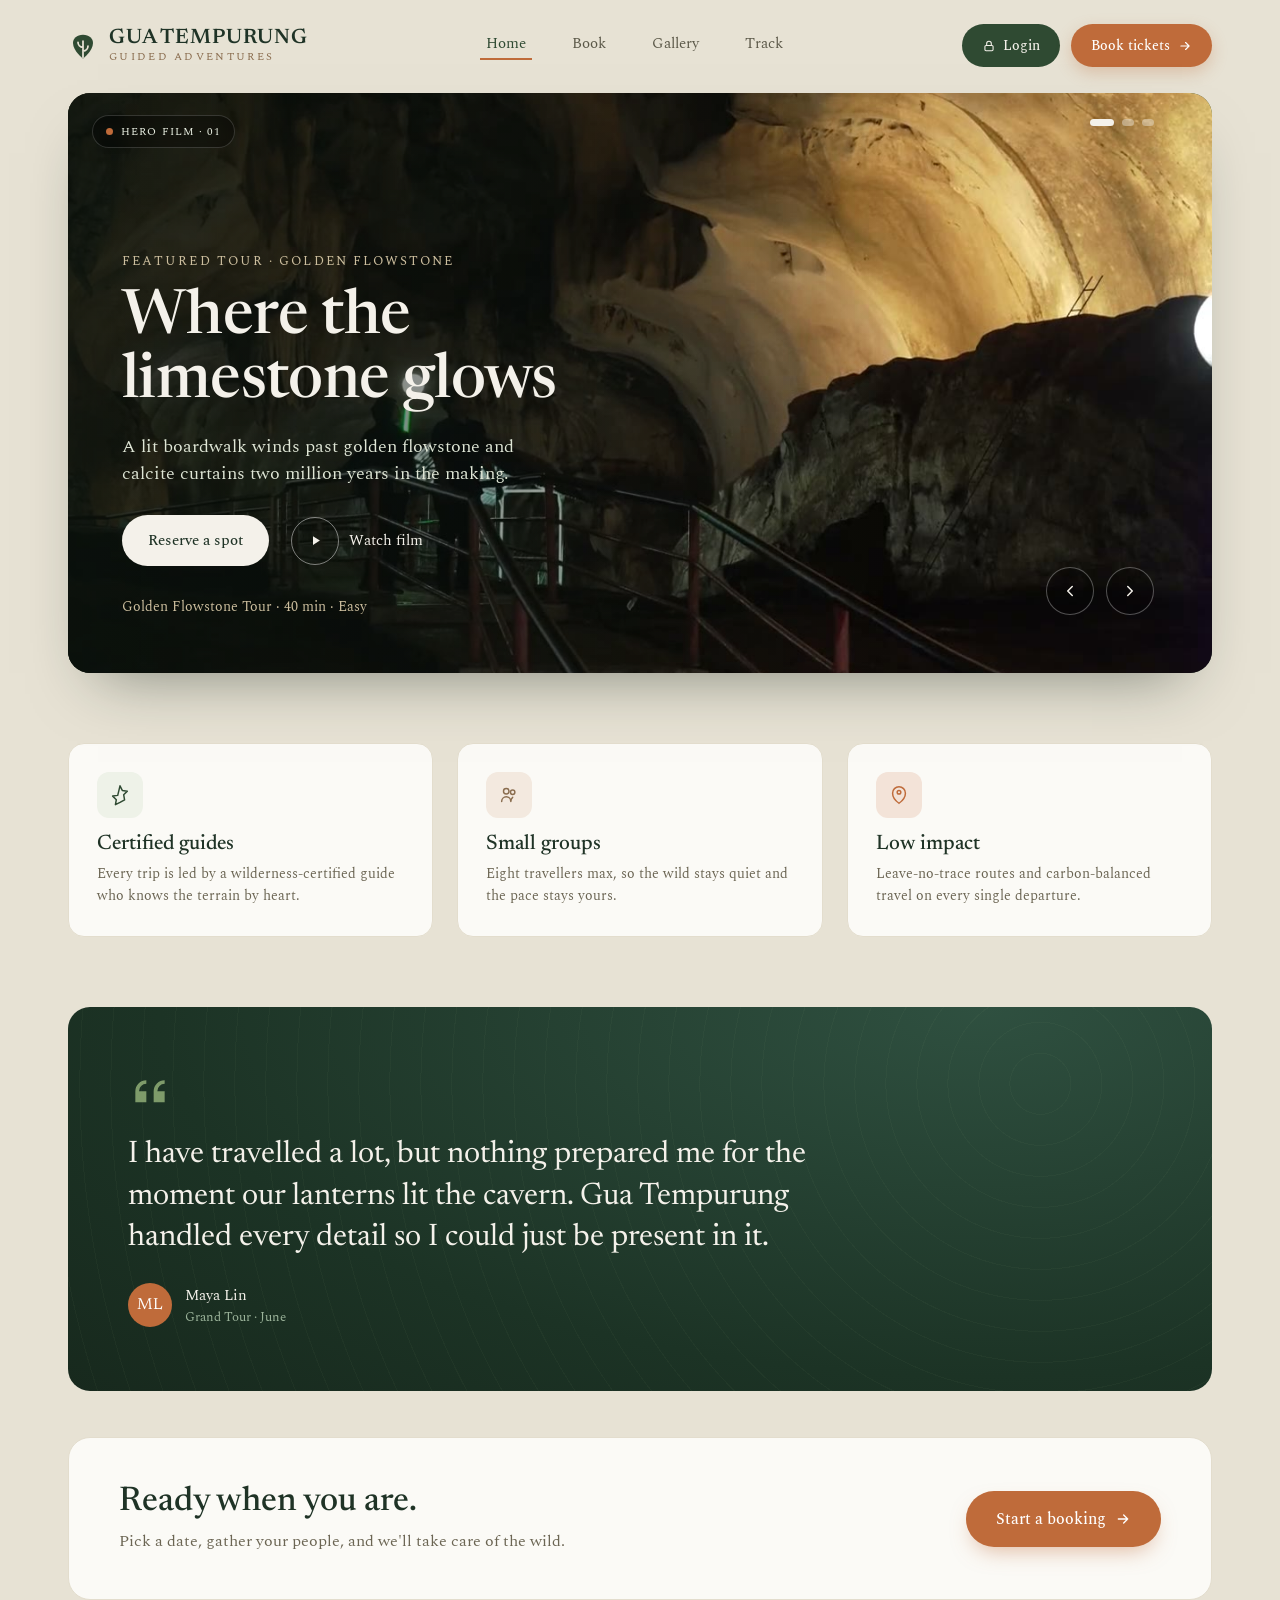
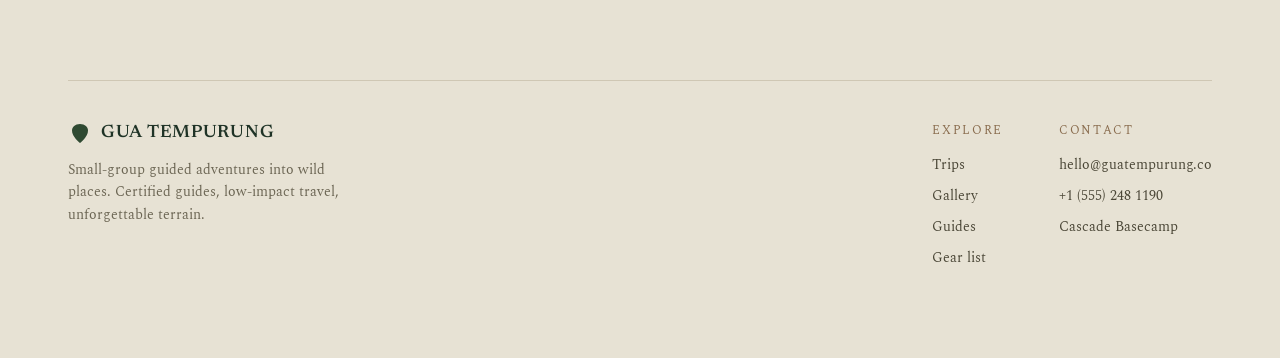
<file: index.html>
<!DOCTYPE html>
<html lang="en">
<head>
  <meta charset="utf-8">
  <meta name="viewport" content="width=device-width, initial-scale=1">
  <title>Gua Tempurung — Guided Adventures</title>
  <link rel="preconnect" href="https://fonts.googleapis.com">
  <link rel="preconnect" href="https://fonts.gstatic.com" crossorigin>
  <link href="https://fonts.googleapis.com/css2?family=Newsreader:ital,opsz,wght@0,6..72,400;0,6..72,500;0,6..72,600;1,6..72,400;1,6..72,500&family=Spectral:ital,wght@0,300;0,400;0,500;0,600;1,400&display=swap" rel="stylesheet">
  <link rel="stylesheet" href="assets/css/base.css">
  <link rel="stylesheet" href="assets/css/landing.css">
</head>
<body>

<!-- ================= DESKTOP VIEW ================= -->
<div class="view-desktop wt-scroll">
  <div style="max-width:1200px;margin:0 auto;padding:0 28px 90px;">

    <header style="display:flex;align-items:center;justify-content:space-between;padding:24px 0 26px;">
      <div style="display:flex;align-items:center;gap:11px;">
        <svg width="30" height="30" viewBox="0 0 24 24" fill="none"><path d="M12 22C12 22 4 16 4 9.5C4 6 7 3 12 3C17 3 20 6 20 9.5C20 16 12 22 12 22Z" fill="#2f4a32"/><path d="M12 21V8M12 13C9.5 13 8 11 8 9M12 16C14.5 16 16 14 16 12" stroke="#e7e2d4" stroke-width="1.4" stroke-linecap="round"/></svg>
        <div style="line-height:1;">
          <div style="font-family:'Newsreader',serif;font-size:21px;font-weight:600;letter-spacing:.04em;color:#1f3326;">GUA TEMPURUNG</div>
          <div style="font-size:10.5px;letter-spacing:.22em;text-transform:uppercase;color:#8a6d4f;margin-top:3px;">Guided Adventures</div>
        </div>
      </div>
      <nav data-tab-group="landing" style="display:flex;align-items:center;gap:34px;">
        <button class="nav-link is-active" data-action="goHome" data-tab="home">Home</button>
        <button class="nav-link" data-action="goBook" data-tab="book">Book</button>
        <button class="nav-link" data-action="goGallery" data-tab="gallery">Gallery</button>
        <button class="nav-link" data-action="goTrack" data-tab="track">Track</button>
      </nav>
      <div style="display:flex;align-items:center;gap:11px;">
        <a href="login/" class="btn-green" style="display:flex;align-items:center;gap:7px;background:#2f4a32;color:#f4f1ea;font-size:14px;font-weight:500;padding:11px 20px;border-radius:999px;"><svg width="14" height="14" viewBox="0 0 24 24" fill="none"><rect x="5" y="11" width="14" height="9" rx="2" stroke="currentColor" stroke-width="1.8"/><path d="M8 11V8a4 4 0 018 0v3" stroke="currentColor" stroke-width="1.8"/></svg>Login</a>
        <button class="btn-orange" data-action="goBook" style="display:flex;align-items:center;gap:8px;background:#bf6b3a;color:#fff;font-size:14px;font-weight:500;padding:11px 20px;border-radius:999px;box-shadow:0 6px 16px rgba(191,107,58,.28);">Book tickets <svg width="14" height="14" viewBox="0 0 24 24" fill="none"><path d="M5 12h14M13 6l6 6-6 6" stroke="currentColor" stroke-width="2" stroke-linecap="round" stroke-linejoin="round"/></svg></button>
      </div>
    </header>

    <main data-panel-group="landing">

      <!-- ---------- HOME ---------- -->
      <section data-panel="home">
        <div style="position:relative;height:580px;border-radius:22px;overflow:hidden;box-shadow:0 30px 60px -30px rgba(22,38,27,.5);">
          <div data-bind-style="heroBg" style="position:absolute;inset:0;background:repeating-radial-gradient(circle at 72% 38%, transparent 0 26px, rgba(168,192,138,.10) 26px 27px), radial-gradient(120% 130% at 75% 15%, #3c5a3e 0%, #243d29 45%, #16261b 100%);"></div>
          <video class="hero-video" autoplay muted loop playsinline poster="assets/video/hero-1-poster.jpg"></video>
          <div style="position:absolute;inset:0;background:linear-gradient(90deg, rgba(11,20,14,.72) 0%, rgba(11,20,14,.35) 45%, transparent 72%);"></div>

          <div style="position:absolute;top:22px;left:24px;display:flex;align-items:center;gap:8px;background:rgba(0,0,0,.32);backdrop-filter:blur(4px);border:1px solid rgba(255,255,255,.16);color:#e9efe2;font-size:11px;letter-spacing:.1em;text-transform:uppercase;padding:7px 13px;border-radius:999px;">
            <span style="width:7px;height:7px;border-radius:50%;background:#bf6b3a;"></span><span data-bind="heroBadge">Hero video 01 · drops in later</span>
          </div>

          <div style="position:absolute;left:54px;bottom:56px;max-width:560px;color:#f4f1ea;">
            <div data-bind="heroKicker" style="font-size:13px;letter-spacing:.16em;text-transform:uppercase;color:#cdbf9f;margin-bottom:16px;">Featured tour · Golden Flowstone</div>
            <h1 data-bind="heroTitle" style="font-family:'Newsreader',serif;font-weight:500;font-size:62px;line-height:1.03;margin:0 0 18px;letter-spacing:-.01em;">Where the limestone glows</h1>
            <p data-bind="heroSub" style="font-size:18px;line-height:1.5;color:#dfe6d6;margin:0 0 28px;max-width:440px;">A lit boardwalk winds past golden flowstone and calcite curtains two million years in the making.</p>
            <div style="display:flex;align-items:center;gap:16px;">
              <button data-action="goBook" style="display:flex;align-items:center;gap:9px;background:#f4f1ea;color:#1f3326;font-size:15px;font-weight:500;padding:14px 26px;border-radius:999px;">Reserve a spot</button>
              <button style="display:flex;align-items:center;gap:10px;color:#f4f1ea;font-size:15px;"><span style="display:flex;align-items:center;justify-content:center;width:48px;height:48px;border-radius:50%;border:1px solid rgba(255,255,255,.45);"><svg width="15" height="15" viewBox="0 0 24 24" fill="#f4f1ea"><path d="M8 5v14l11-7z"/></svg></span>Watch film</button>
            </div>
            <div data-bind="heroMeta" style="margin-top:30px;font-size:14px;color:#cdbf9f;">Golden Flowstone Tour · 40 min · Easy</div>
          </div>

          <button data-action="heroPrev" style="position:absolute;right:118px;bottom:58px;width:48px;height:48px;border-radius:50%;border:1px solid rgba(255,255,255,.3);background:rgba(0,0,0,.22);color:#f4f1ea;display:flex;align-items:center;justify-content:center;"><svg width="18" height="18" viewBox="0 0 24 24" fill="none"><path d="M15 18l-6-6 6-6" stroke="currentColor" stroke-width="2" stroke-linecap="round" stroke-linejoin="round"/></svg></button>
          <button data-action="heroNext" style="position:absolute;right:58px;bottom:58px;width:48px;height:48px;border-radius:50%;border:1px solid rgba(255,255,255,.3);background:rgba(0,0,0,.22);color:#f4f1ea;display:flex;align-items:center;justify-content:center;"><svg width="18" height="18" viewBox="0 0 24 24" fill="none"><path d="M9 18l6-6-6-6" stroke="currentColor" stroke-width="2" stroke-linecap="round" stroke-linejoin="round"/></svg></button>

          <div data-hero-dots style="position:absolute;right:58px;top:26px;display:flex;gap:8px;">
            <button class="hero-dot" data-action="heroDot" data-arg="0" style="width:24px;height:7px;border-radius:999px;background:#f4f1ea;transition:all .3s;"></button>
            <button class="hero-dot" data-action="heroDot" data-arg="1" style="width:7px;height:7px;border-radius:999px;background:rgba(244,241,234,.42);transition:all .3s;"></button>
            <button class="hero-dot" data-action="heroDot" data-arg="2" style="width:7px;height:7px;border-radius:999px;background:rgba(244,241,234,.42);transition:all .3s;"></button>
          </div>
        </div>

        <div style="display:grid;grid-template-columns:repeat(3,1fr);gap:24px;margin-top:70px;">
          <div style="background:#fbfaf6;border:1px solid #e3ddcd;border-radius:16px;padding:28px;">
            <div style="width:46px;height:46px;border-radius:12px;background:#eef2e8;display:flex;align-items:center;justify-content:center;margin-bottom:16px;"><svg width="22" height="22" viewBox="0 0 24 24" fill="none"><path d="M12 2l2.5 5 5.5.8-4 3.9 1 5.5L12 20l-5 2.6 1-5.5-4-3.9 5.5-.8z" stroke="#2f4a32" stroke-width="1.6" stroke-linejoin="round"/></svg></div>
            <h3 style="font-family:'Newsreader',serif;font-weight:500;font-size:21px;margin:0 0 8px;color:#1f3326;">Certified guides</h3>
            <p style="font-size:14px;line-height:1.6;color:#6b6553;margin:0;">Every trip is led by a wilderness-certified guide who knows the terrain by heart.</p>
          </div>
          <div style="background:#fbfaf6;border:1px solid #e3ddcd;border-radius:16px;padding:28px;">
            <div style="width:46px;height:46px;border-radius:12px;background:#f3e9df;display:flex;align-items:center;justify-content:center;margin-bottom:16px;"><svg width="22" height="22" viewBox="0 0 24 24" fill="none"><circle cx="9" cy="8" r="3" stroke="#8a6d4f" stroke-width="1.6"/><circle cx="16" cy="9" r="2.4" stroke="#8a6d4f" stroke-width="1.6"/><path d="M4 19c0-2.8 2.2-5 5-5s5 2.2 5 5M14 19c0-1.9.8-3.6 2-4.5" stroke="#8a6d4f" stroke-width="1.6" stroke-linecap="round"/></svg></div>
            <h3 style="font-family:'Newsreader',serif;font-weight:500;font-size:21px;margin:0 0 8px;color:#1f3326;">Small groups</h3>
            <p style="font-size:14px;line-height:1.6;color:#6b6553;margin:0;">Eight travellers max, so the wild stays quiet and the pace stays yours.</p>
          </div>
          <div style="background:#fbfaf6;border:1px solid #e3ddcd;border-radius:16px;padding:28px;">
            <div style="width:46px;height:46px;border-radius:12px;background:#f3e3d8;display:flex;align-items:center;justify-content:center;margin-bottom:16px;"><svg width="22" height="22" viewBox="0 0 24 24" fill="none"><path d="M12 21s-7-5-7-11a7 7 0 0114 0c0 6-7 11-7 11z" stroke="#bf6b3a" stroke-width="1.6"/><path d="M12 11a2 2 0 100-4 2 2 0 000 4z" stroke="#bf6b3a" stroke-width="1.6"/></svg></div>
            <h3 style="font-family:'Newsreader',serif;font-weight:500;font-size:21px;margin:0 0 8px;color:#1f3326;">Low impact</h3>
            <p style="font-size:14px;line-height:1.6;color:#6b6553;margin:0;">Leave-no-trace routes and carbon-balanced travel on every single departure.</p>
          </div>
        </div>

        <div style="margin-top:70px;background:radial-gradient(120% 160% at 80% 0%, #2f5040 0%, #1c3325 60%, #16261b 100%);border-radius:22px;padding:64px 60px;position:relative;overflow:hidden;">
          <div style="position:absolute;inset:0;opacity:.4;background:repeating-radial-gradient(circle at 85% 20%, transparent 0 30px, rgba(168,192,138,.10) 30px 31px);"></div>
          <div style="position:relative;max-width:760px;">
            <svg width="44" height="44" viewBox="0 0 24 24" fill="#7e9b6a" style="margin-bottom:12px;"><path d="M10 11H6a4 4 0 014-4V5a6 6 0 00-6 6v6h6v-6zm10 0h-4a4 4 0 014-4V5a6 6 0 00-6 6v6h6v-6z"/></svg>
            <p style="font-family:'Newsreader',serif;font-weight:400;font-size:31px;line-height:1.35;color:#f4f1ea;margin:0 0 24px;">I have travelled a lot, but nothing prepared me for the moment our lanterns lit the cavern. Gua Tempurung handled every detail so I could just be present in it.</p>
            <div style="display:flex;align-items:center;gap:13px;">
              <div style="width:44px;height:44px;border-radius:50%;background:#bf6b3a;color:#fff;display:flex;align-items:center;justify-content:center;font-family:'Newsreader',serif;font-size:16px;">ML</div>
              <div><div style="color:#f4f1ea;font-size:15px;">Maya Lin</div><div style="color:#9bb39a;font-size:13px;">Grand Tour · June</div></div>
            </div>
          </div>
        </div>

        <div style="margin-top:46px;display:flex;align-items:center;justify-content:space-between;gap:30px;background:#fbfaf6;border:1px solid #e3ddcd;border-radius:22px;padding:46px 50px;flex-wrap:wrap;">
          <div>
            <h2 style="font-family:'Newsreader',serif;font-weight:500;font-size:34px;line-height:1.08;margin:0 0 8px;color:#1f3326;">Ready when you are.</h2>
            <p style="font-size:16px;color:#6b6553;margin:0;">Pick a date, gather your people, and we'll take care of the wild.</p>
          </div>
          <button class="btn-orange" data-action="goBook" style="display:flex;align-items:center;gap:9px;background:#bf6b3a;color:#fff;font-size:16px;font-weight:500;padding:16px 30px;border-radius:999px;box-shadow:0 10px 22px -8px rgba(191,107,58,.5);white-space:nowrap;">Start a booking <svg width="16" height="16" viewBox="0 0 24 24" fill="none"><path d="M5 12h14M13 6l6 6-6 6" stroke="currentColor" stroke-width="2" stroke-linecap="round" stroke-linejoin="round"/></svg></button>
        </div>
      </section>

      <!-- ---------- BOOK ---------- -->
      <section data-panel="book" hidden style="padding-top:8px;">
        <div style="margin-bottom:30px;">
          <div style="font-size:12px;letter-spacing:.18em;text-transform:uppercase;color:#8a6d4f;margin-bottom:10px;">Book tickets</div>
          <h2 style="font-family:'Newsreader',serif;font-weight:500;font-size:38px;line-height:1.05;margin:0;color:#1f3326;">Reserve your visit</h2>
        </div>
        <div style="display:grid;grid-template-columns:1fr 380px;gap:30px;align-items:start;">
          <div style="display:flex;flex-direction:column;gap:26px;">
            <div style="background:#fbfaf6;border:1px solid #e3ddcd;border-radius:16px;padding:26px;">
              <div style="display:flex;align-items:center;justify-content:space-between;margin-bottom:20px;">
                <div style="font-size:13px;letter-spacing:.1em;text-transform:uppercase;color:#8a6d4f;">Choose a date</div>
                <div style="display:flex;align-items:center;gap:10px;">
                  <button class="btn-soft" data-action="prevMonth" style="width:36px;height:36px;border-radius:10px;border:1px solid #ddd6c5;background:#fff;color:#2f4a32;display:flex;align-items:center;justify-content:center;"><svg width="16" height="16" viewBox="0 0 24 24" fill="none"><path d="M15 18l-6-6 6-6" stroke="currentColor" stroke-width="2" stroke-linecap="round" stroke-linejoin="round"/></svg></button>
                  <span data-bind="calLabel" style="font-family:'Newsreader',serif;font-size:20px;color:#1f3326;min-width:168px;text-align:center;">July 2026</span>
                  <button class="btn-soft" data-action="nextMonth" style="width:36px;height:36px;border-radius:10px;border:1px solid #ddd6c5;background:#fff;color:#2f4a32;display:flex;align-items:center;justify-content:center;"><svg width="16" height="16" viewBox="0 0 24 24" fill="none"><path d="M9 18l6-6-6-6" stroke="currentColor" stroke-width="2" stroke-linecap="round" stroke-linejoin="round"/></svg></button>
                </div>
              </div>
              <div style="display:grid;grid-template-columns:repeat(7,1fr);gap:6px;margin-bottom:8px;">
                <span style="text-align:center;font-size:11px;letter-spacing:.04em;text-transform:uppercase;color:#9a9382;padding:4px 0;">Sun</span>
                <span style="text-align:center;font-size:11px;letter-spacing:.04em;text-transform:uppercase;color:#9a9382;padding:4px 0;">Mon</span>
                <span style="text-align:center;font-size:11px;letter-spacing:.04em;text-transform:uppercase;color:#9a9382;padding:4px 0;">Tue</span>
                <span style="text-align:center;font-size:11px;letter-spacing:.04em;text-transform:uppercase;color:#9a9382;padding:4px 0;">Wed</span>
                <span style="text-align:center;font-size:11px;letter-spacing:.04em;text-transform:uppercase;color:#9a9382;padding:4px 0;">Thu</span>
                <span style="text-align:center;font-size:11px;letter-spacing:.04em;text-transform:uppercase;color:#9a9382;padding:4px 0;">Fri</span>
                <span style="text-align:center;font-size:11px;letter-spacing:.04em;text-transform:uppercase;color:#9a9382;padding:4px 0;">Sat</span>
              </div>
              <div data-cal-grid="landing" style="display:grid;grid-template-columns:repeat(7,1fr);gap:6px;"></div>
              <div style="display:flex;align-items:center;gap:18px;margin-top:16px;padding-top:14px;border-top:1px solid #ece6d7;font-size:12px;color:#6b6553;">
                <span style="display:flex;align-items:center;gap:6px;"><span style="width:8px;height:8px;border-radius:50%;background:#2f4a32;"></span>Available</span>
                <span style="display:flex;align-items:center;gap:6px;"><span style="width:8px;height:8px;border-radius:50%;background:#c47a3f;"></span>Limited</span>
                <span style="display:flex;align-items:center;gap:6px;"><span style="width:8px;height:8px;border-radius:50%;background:#cbbfae;"></span>Sold out</span>
              </div>
            </div>
          </div>

          <div style="position:sticky;top:78px;background:#16261b;border-radius:18px;padding:28px;color:#f4f1ea;box-shadow:0 24px 44px -26px rgba(22,38,27,.7);">
            <div style="font-size:12px;letter-spacing:.16em;text-transform:uppercase;color:#9bb39a;margin-bottom:18px;">Your visit</div>
            <div data-bind="selWeekdayLabel" style="font-size:13px;color:#9bb39a;margin-bottom:5px;">Saturday</div>
            <div data-bind="selDateBig" style="font-family:'Newsreader',serif;font-size:36px;line-height:1;margin-bottom:3px;">Jul 12</div>
            <div data-bind="selYearLabel" style="font-size:15px;color:#bcd0b4;margin-bottom:18px;">2026</div>

            <!-- confirmation -->
            <div data-show="hasBooked" hidden style="text-align:center;padding:6px 0 4px;">
              <div style="width:54px;height:54px;border-radius:50%;background:#2f4a32;display:flex;align-items:center;justify-content:center;margin:0 auto 14px;"><svg width="26" height="26" viewBox="0 0 24 24" fill="none"><path d="M5 12l4 4L19 7" stroke="#f4f1ea" stroke-width="2.5" stroke-linecap="round" stroke-linejoin="round"/></svg></div>
              <div style="font-family:'Newsreader',serif;font-size:23px;margin-bottom:5px;">Tickets booked</div>
              <div style="font-size:14px;color:#bcd0b4;margin-bottom:12px;"><span data-bind="lastTickets">2</span> ticket(s) · <span data-bind="selDateBig">Jul 12</span>, <span data-bind="selYearLabel">2026</span></div>
              <div style="display:inline-flex;align-items:center;gap:8px;background:rgba(255,255,255,.08);border:1px solid rgba(255,255,255,.14);border-radius:999px;padding:8px 15px;font-size:14px;color:#cdd9c5;">Reference <span data-bind="lastRef" style="font-family:'Newsreader',serif;color:#fff;letter-spacing:.03em;">GT-2050</span></div>
              <button class="btn-orange" data-action="goTrack" style="width:100%;margin-top:18px;background:#bf6b3a;color:#fff;font-size:15px;font-weight:500;padding:14px;border-radius:11px;">Track this booking</button>
              <button data-action="clearBooking" style="width:100%;margin-top:10px;background:rgba(255,255,255,.1);border:1px solid rgba(255,255,255,.18);color:#f4f1ea;font-size:15px;padding:13px;border-radius:11px;">Book another date</button>
            </div>

            <!-- booking open -->
            <div data-show="bookingOpen">
              <div style="display:flex;align-items:center;justify-content:space-between;margin-bottom:11px;">
                <span data-bind="spotsLeftLabel" data-bind-style="availChipStyle" style="display:inline-flex;align-items:center;gap:7px;padding:5px 12px;border-radius:999px;background:#dfe9da;color:#2f4a32;font-size:13px;font-weight:600;"><span style="width:7px;height:7px;border-radius:50%;background:currentColor;"></span>28 of 40 left</span>
                <span data-bind="availPctLabel" style="font-size:13px;color:#9bb39a;">30% booked</span>
              </div>
              <div style="height:7px;border-radius:999px;background:rgba(255,255,255,.12);overflow:hidden;margin-bottom:22px;"><div data-bind-style="availFillStyle" style="width:30%;height:100%;border-radius:999px;background:#2f4a32;"></div></div>

              <div data-show="selSoldout" hidden style="background:rgba(168,85,46,.16);border:1px solid rgba(191,107,58,.4);border-radius:12px;padding:16px;text-align:center;color:#e9c4ad;font-size:14px;line-height:1.5;">This date is sold out. Pick another date on the calendar.</div>

              <div data-show="selAvailable">
                <div style="display:flex;align-items:center;justify-content:space-between;margin-bottom:16px;">
                  <span style="color:#cdd9c5;font-size:15px;">Tickets</span>
                  <div style="display:flex;align-items:center;gap:14px;">
                    <button data-action="decTicket" style="width:36px;height:36px;border-radius:10px;border:1px solid rgba(255,255,255,.25);color:#f4f1ea;font-size:20px;display:flex;align-items:center;justify-content:center;">−</button>
                    <span data-bind="ticketQty" style="font-family:'Newsreader',serif;font-size:24px;min-width:24px;text-align:center;">2</span>
                    <button data-action="incTicket" style="width:36px;height:36px;border-radius:10px;border:1px solid rgba(255,255,255,.25);color:#f4f1ea;font-size:20px;display:flex;align-items:center;justify-content:center;">+</button>
                  </div>
                </div>
                <div style="display:flex;flex-direction:column;gap:11px;font-size:15px;border-top:1px solid rgba(255,255,255,.12);padding-top:16px;">
                  <div style="display:flex;justify-content:space-between;"><span style="color:#cdd9c5;"><span data-bind="ticketPriceLabel">$48</span> × <span data-bind="ticketQty">2</span></span><span data-bind="ticketTotalLabel">$96</span></div>
                  <div style="display:flex;justify-content:space-between;align-items:baseline;border-top:1px solid rgba(255,255,255,.12);padding-top:14px;"><span style="color:#cdd9c5;">Total</span><span data-bind="ticketTotalLabel" style="font-family:'Newsreader',serif;font-size:28px;">$96</span></div>
                </div>
                <button class="btn-orange" data-action="bookTickets" style="width:100%;margin-top:20px;background:#bf6b3a;color:#fff;font-size:16px;font-weight:500;padding:15px;border-radius:12px;">Book tickets</button>
                <div style="display:flex;align-items:center;gap:8px;justify-content:center;margin-top:14px;font-size:12.5px;color:#9bb39a;"><svg width="13" height="13" viewBox="0 0 24 24" fill="none"><rect x="5" y="11" width="14" height="9" rx="2" stroke="currentColor" stroke-width="1.8"/><path d="M8 11V8a4 4 0 018 0v3" stroke="currentColor" stroke-width="1.8"/></svg>Free cancellation up to 7 days before</div>
              </div>
            </div>
          </div>
        </div>
      </section>

      <!-- ---------- GALLERY ---------- -->
      <section data-panel="gallery" hidden style="padding-top:8px;">
        <div style="display:flex;align-items:flex-end;justify-content:space-between;margin-bottom:26px;flex-wrap:wrap;gap:18px;">
          <div>
            <div style="font-size:12px;letter-spacing:.18em;text-transform:uppercase;color:#8a6d4f;margin-bottom:10px;">Gallery</div>
            <h2 style="font-family:'Newsreader',serif;font-weight:500;font-size:38px;line-height:1.05;margin:0;color:#1f3326;">From the field</h2>
          </div>
          <div data-gal-toggle style="display:flex;background:#fbfaf6;border:1px solid #e3ddcd;border-radius:999px;padding:4px;">
            <button class="gal-toggle is-active" data-action="setGalVideos" data-gtab="videos"><svg width="15" height="15" viewBox="0 0 24 24" fill="none"><rect x="3" y="6" width="13" height="12" rx="2" stroke="currentColor" stroke-width="1.8"/><path d="M16 10l5-3v10l-5-3" stroke="currentColor" stroke-width="1.8" stroke-linejoin="round"/></svg>Videos</button>
            <button class="gal-toggle" data-action="setGalPhotos" data-gtab="photos"><svg width="15" height="15" viewBox="0 0 24 24" fill="none"><rect x="3" y="4" width="18" height="16" rx="2" stroke="currentColor" stroke-width="1.8"/><circle cx="8.5" cy="9" r="1.7" stroke="currentColor" stroke-width="1.6"/><path d="M5 18l5-5 4 3 2-2 3 3" stroke="currentColor" stroke-width="1.8" stroke-linejoin="round"/></svg>Photos</button>
          </div>
        </div>

        <div data-gallery="videos" data-gsize="lg" style="display:grid;grid-template-columns:repeat(3,1fr);gap:20px;"></div>

        <div data-gallery="photos" data-gsize="lg" hidden style="display:grid;grid-template-columns:repeat(4,1fr);gap:18px;"></div>
      </section>

      <!-- ---------- TRACK ---------- -->
      <section data-panel="track" hidden style="padding-top:8px;max-width:840px;margin:0 auto;">
        <div style="text-align:center;margin-bottom:30px;">
          <div style="font-size:12px;letter-spacing:.18em;text-transform:uppercase;color:#8a6d4f;margin-bottom:10px;">Track</div>
          <h2 style="font-family:'Newsreader',serif;font-weight:500;font-size:38px;line-height:1.05;margin:0 0 8px;color:#1f3326;">Where's my booking?</h2>
          <p style="font-size:16px;color:#6b6553;margin:0;">Enter your reference to see your trip status in real time.</p>
        </div>
        <div style="display:flex;gap:12px;background:#fbfaf6;border:1px solid #e3ddcd;border-radius:16px;padding:16px;margin-bottom:26px;flex-wrap:wrap;">
          <input class="inp" value="GT-2048" style="flex:1;min-width:160px;border:1px solid #ddd6c5;border-radius:11px;padding:13px 15px;background:#fff;font-size:15px;color:#23291f;letter-spacing:.04em;">
          <input class="inp" placeholder="Email on booking" style="flex:1.4;min-width:200px;border:1px solid #ddd6c5;border-radius:11px;padding:13px 15px;background:#fff;font-size:15px;color:#23291f;">
          <button class="btn-green" style="background:#2f4a32;color:#f4f1ea;font-size:15px;font-weight:500;padding:13px 26px;border-radius:11px;">Track</button>
        </div>

        <div style="background:#fbfaf6;border:1px solid #e3ddcd;border-radius:18px;padding:30px 32px;">
          <div style="display:flex;align-items:center;justify-content:space-between;flex-wrap:wrap;gap:12px;border-bottom:1px solid #ece6d7;padding-bottom:22px;margin-bottom:26px;">
            <div>
              <div style="font-family:'Newsreader',serif;font-size:24px;color:#1f3326;">Gua Tempurung Entry · <span data-bind="trackTickets">2</span> tickets</div>
              <div style="font-size:14px;color:#8a6d4f;margin-top:3px;">Ref <span data-bind="trackRef">GT-2048</span> · <span data-bind="trackDate">Saturday, July 11</span></div>
            </div>
            <span style="display:inline-flex;align-items:center;gap:7px;background:#dfe9da;color:#2f4a32;border:1px solid #bcd3b1;font-size:13px;font-weight:600;padding:7px 14px;border-radius:999px;"><span style="width:7px;height:7px;border-radius:50%;background:#2f4a32;"></span>Confirmed</span>
          </div>

          <div style="display:flex;align-items:flex-start;margin-bottom:30px;">
            <div style="flex:1;display:flex;flex-direction:column;align-items:center;">
              <div style="display:flex;align-items:center;width:100%;"><div style="flex:1;height:2px;background:transparent;"></div><div style="width:34px;height:34px;border-radius:50%;background:#2f4a32;color:#fff;display:flex;align-items:center;justify-content:center;font-size:14px;font-weight:600;flex-shrink:0;"><svg width="15" height="15" viewBox="0 0 24 24" fill="none"><path d="M5 12l4 4L19 7" stroke="currentColor" stroke-width="2.4" stroke-linecap="round" stroke-linejoin="round"/></svg></div><div style="flex:1;height:2px;background:#2f4a32;"></div></div>
              <div style="font-size:12.5px;color:#23291f;margin-top:10px;text-align:center;">Booked</div>
            </div>
            <div style="flex:1;display:flex;flex-direction:column;align-items:center;">
              <div style="display:flex;align-items:center;width:100%;"><div style="flex:1;height:2px;background:#2f4a32;"></div><div style="width:34px;height:34px;border-radius:50%;background:#bf6b3a;color:#fff;display:flex;align-items:center;justify-content:center;font-size:14px;font-weight:600;flex-shrink:0;">2</div><div style="flex:1;height:2px;background:#e0d9c8;"></div></div>
              <div style="font-size:12.5px;color:#23291f;margin-top:10px;text-align:center;">Confirmed</div>
            </div>
            <div style="flex:1;display:flex;flex-direction:column;align-items:center;">
              <div style="display:flex;align-items:center;width:100%;"><div style="flex:1;height:2px;background:#e0d9c8;"></div><div style="width:34px;height:34px;border-radius:50%;background:#e0d9c8;color:#9a9382;display:flex;align-items:center;justify-content:center;font-size:14px;font-weight:600;flex-shrink:0;">3</div><div style="flex:1;height:2px;background:#e0d9c8;"></div></div>
              <div style="font-size:12.5px;color:#9a9382;margin-top:10px;text-align:center;">Ready to check in</div>
            </div>
            <div style="flex:1;display:flex;flex-direction:column;align-items:center;">
              <div style="display:flex;align-items:center;width:100%;"><div style="flex:1;height:2px;background:#e0d9c8;"></div><div style="width:34px;height:34px;border-radius:50%;background:#e0d9c8;color:#9a9382;display:flex;align-items:center;justify-content:center;font-size:14px;font-weight:600;flex-shrink:0;">4</div><div style="flex:1;height:2px;background:#e0d9c8;"></div></div>
              <div style="font-size:12.5px;color:#9a9382;margin-top:10px;text-align:center;">Checked in</div>
            </div>
            <div style="flex:1;display:flex;flex-direction:column;align-items:center;">
              <div style="display:flex;align-items:center;width:100%;"><div style="flex:1;height:2px;background:#e0d9c8;"></div><div style="width:34px;height:34px;border-radius:50%;background:#e0d9c8;color:#9a9382;display:flex;align-items:center;justify-content:center;font-size:14px;font-weight:600;flex-shrink:0;">5</div><div style="flex:1;height:2px;background:transparent;"></div></div>
              <div style="font-size:12.5px;color:#9a9382;margin-top:10px;text-align:center;">Completed</div>
            </div>
          </div>

          <div style="display:grid;grid-template-columns:repeat(3,1fr);gap:16px;">
            <div style="background:#fff;border:1px solid #ece6d7;border-radius:13px;padding:17px;"><div style="font-size:12px;letter-spacing:.1em;text-transform:uppercase;color:#9a9382;margin-bottom:7px;">Visit date</div><div data-bind="trackDate" style="font-size:15px;color:#23291f;">Saturday, July 11</div></div>
            <div style="background:#fff;border:1px solid #ece6d7;border-radius:13px;padding:17px;"><div style="font-size:12px;letter-spacing:.1em;text-transform:uppercase;color:#9a9382;margin-bottom:7px;">Tickets</div><div style="font-size:15px;color:#23291f;"><span data-bind="trackTickets">2</span> admitted</div></div>
            <div style="background:#fff;border:1px solid #ece6d7;border-radius:13px;padding:17px;"><div style="font-size:12px;letter-spacing:.1em;text-transform:uppercase;color:#9a9382;margin-bottom:7px;">Venue</div><div data-bind="trackVenue" style="font-size:15px;color:#23291f;">Gua Tempurung Basecamp</div></div>
          </div>

          <div style="display:flex;align-items:center;gap:12px;background:#eef2e8;border:1px solid #d3e0c9;border-radius:13px;padding:15px 18px;margin-top:18px;">
            <svg width="20" height="20" viewBox="0 0 24 24" fill="none"><circle cx="12" cy="12" r="9" stroke="#2f4a32" stroke-width="1.8"/><path d="M12 8v5M12 16h.01" stroke="#2f4a32" stroke-width="1.8" stroke-linecap="round"/></svg>
            <span style="font-size:14px;color:#3a4a33;">Show this reference and a photo ID at the gate on your visit date. <span data-bind="trackGates">Gates open 8:00 AM</span>.</span>
          </div>
        </div>
      </section>

    </main>

    <footer style="margin-top:80px;border-top:1px solid #cfc7b4;padding-top:40px;display:flex;justify-content:space-between;flex-wrap:wrap;gap:30px;">
      <div style="max-width:300px;">
        <div style="display:flex;align-items:center;gap:9px;margin-bottom:14px;">
          <svg width="24" height="24" viewBox="0 0 24 24" fill="none"><path d="M12 22C12 22 4 16 4 9.5C4 6 7 3 12 3C17 3 20 6 20 9.5C20 16 12 22 12 22Z" fill="#2f4a32"/></svg>
          <span style="font-family:'Newsreader',serif;font-size:18px;font-weight:600;letter-spacing:.04em;color:#1f3326;">GUA TEMPURUNG</span>
        </div>
        <p style="font-size:14px;line-height:1.6;color:#6b6553;margin:0;">Small-group guided adventures into wild places. Certified guides, low-impact travel, unforgettable terrain.</p>
      </div>
      <div style="display:flex;gap:56px;">
        <div>
          <div style="font-size:12px;letter-spacing:.14em;text-transform:uppercase;color:#8a6d4f;margin-bottom:14px;">Explore</div>
          <div style="display:flex;flex-direction:column;gap:10px;font-size:14px;color:#4a4636;">
            <span>Trips</span><span>Gallery</span><span>Guides</span><span>Gear list</span>
          </div>
        </div>
        <div>
          <div style="font-size:12px;letter-spacing:.14em;text-transform:uppercase;color:#8a6d4f;margin-bottom:14px;">Contact</div>
          <div style="display:flex;flex-direction:column;gap:10px;font-size:14px;color:#4a4636;">
            <span>hello@guatempurung.co</span><span>+1 (555) 248 1190</span><span>Cascade Basecamp</span>
          </div>
        </div>
      </div>
    </footer>

  </div>
</div>

<!-- ================= MOBILE VIEW ================= -->
<div class="view-mobile">
  <div class="m-shell">
    <div class="m-topbar">
      <div style="display:flex;align-items:center;gap:9px;">
        <svg width="22" height="22" viewBox="0 0 24 24" fill="none"><path d="M12 22C12 22 4 16 4 9.5C4 6 7 3 12 3C17 3 20 6 20 9.5C20 16 12 22 12 22Z" fill="#2f4a32"/><path d="M12 21V8M12 13C9.5 13 8 11 8 9M12 16C14.5 16 16 14 16 12" stroke="#e7e2d4" stroke-width="1.4" stroke-linecap="round"/></svg>
        <span style="font-family:'Newsreader',serif;font-size:16px;font-weight:600;letter-spacing:.04em;color:#1f3326;">GUA TEMPURUNG</span>
      </div>
      <a href="login/" class="btn-green" style="display:flex;align-items:center;gap:6px;background:#2f4a32;color:#f4f1ea;font-size:13px;font-weight:500;padding:8px 16px;border-radius:999px;"><svg width="13" height="13" viewBox="0 0 24 24" fill="none"><rect x="5" y="11" width="14" height="9" rx="2" stroke="currentColor" stroke-width="1.8"/><path d="M8 11V8a4 4 0 018 0v3" stroke="currentColor" stroke-width="1.8"/></svg>Login</a>
    </div>
    <div class="m-scroll wt-scroll" data-panel-group="landing">

      <!-- mobile Home -->
      <div data-panel="home">
        <div style="position:relative;height:620px;overflow:hidden;">
          <div data-bind-style="heroBg" style="position:absolute;inset:0;background:repeating-radial-gradient(circle at 72% 38%, transparent 0 26px, rgba(168,192,138,.10) 26px 27px), radial-gradient(120% 130% at 75% 15%, #3c5a3e 0%, #243d29 45%, #16261b 100%);"></div>
          <video class="hero-video" autoplay muted loop playsinline poster="assets/video/hero-1-poster.jpg"></video>
          <div style="position:absolute;inset:0;background:linear-gradient(180deg, rgba(11,20,14,.25) 0%, rgba(11,20,14,.2) 40%, rgba(11,20,14,.85) 100%);"></div>
          <div style="position:absolute;top:18px;left:18px;display:flex;align-items:center;gap:8px;background:rgba(0,0,0,.34);border:1px solid rgba(255,255,255,.16);color:#e9efe2;font-size:10px;letter-spacing:.08em;text-transform:uppercase;padding:6px 11px;border-radius:999px;"><span style="width:6px;height:6px;border-radius:50%;background:#bf6b3a;"></span><span data-bind="heroBadge">Hero video 01</span></div>
          <div style="position:absolute;top:16px;right:18px;display:flex;gap:6px;">
            <button class="hero-dot" data-action="heroDot" data-arg="0" style="width:24px;height:7px;border-radius:999px;background:#f4f1ea;transition:all .3s;"></button>
            <button class="hero-dot" data-action="heroDot" data-arg="1" style="width:7px;height:7px;border-radius:999px;background:rgba(244,241,234,.42);transition:all .3s;"></button>
            <button class="hero-dot" data-action="heroDot" data-arg="2" style="width:7px;height:7px;border-radius:999px;background:rgba(244,241,234,.42);transition:all .3s;"></button>
          </div>
          <div style="position:absolute;left:22px;right:22px;bottom:26px;color:#f4f1ea;">
            <div data-bind="heroKicker" style="font-size:11px;letter-spacing:.14em;text-transform:uppercase;color:#cdbf9f;margin-bottom:10px;">Featured tour · Golden Flowstone</div>
            <h1 data-bind="heroTitle" style="font-family:'Newsreader',serif;font-weight:500;font-size:38px;line-height:1.04;margin:0 0 12px;">Where the limestone glows</h1>
            <p data-bind="heroSub" style="font-size:14.5px;line-height:1.5;color:#dfe6d6;margin:0 0 18px;">A lit boardwalk winds past golden flowstone and calcite curtains two million years in the making.</p>
            <button data-action="goBook" style="display:inline-flex;align-items:center;gap:8px;background:#f4f1ea;color:#1f3326;font-size:14px;font-weight:500;padding:12px 22px;border-radius:999px;">Reserve a spot <svg width="14" height="14" viewBox="0 0 24 24" fill="none"><path d="M5 12h14M13 6l6 6-6 6" stroke="currentColor" stroke-width="2" stroke-linecap="round" stroke-linejoin="round"/></svg></button>
          </div>
        </div>
      </div>

      <!-- mobile Book -->
      <div data-panel="book" hidden style="padding:22px 18px 8px;">
        <div style="font-size:11px;letter-spacing:.16em;text-transform:uppercase;color:#8a6d4f;margin-bottom:6px;">Book tickets</div>
        <h2 style="font-family:'Newsreader',serif;font-weight:500;font-size:27px;margin:0 0 18px;color:#1f3326;">Reserve your visit</h2>
        <div style="font-size:12.5px;letter-spacing:.08em;text-transform:uppercase;color:#8a6d4f;margin-bottom:11px;">Choose a date</div>
        <div style="background:#fbfaf6;border:1px solid #e3ddcd;border-radius:16px;padding:16px;margin-bottom:14px;">
          <div style="display:flex;align-items:center;justify-content:space-between;margin-bottom:14px;">
            <button class="btn-soft" data-action="prevMonth" style="width:32px;height:32px;border-radius:9px;border:1px solid #ddd6c5;background:#fff;color:#2f4a32;display:flex;align-items:center;justify-content:center;"><svg width="15" height="15" viewBox="0 0 24 24" fill="none"><path d="M15 18l-6-6 6-6" stroke="currentColor" stroke-width="2" stroke-linecap="round" stroke-linejoin="round"/></svg></button>
            <span data-bind="calLabel" style="font-family:'Newsreader',serif;font-size:18px;color:#1f3326;">July 2026</span>
            <button class="btn-soft" data-action="nextMonth" style="width:32px;height:32px;border-radius:9px;border:1px solid #ddd6c5;background:#fff;color:#2f4a32;display:flex;align-items:center;justify-content:center;"><svg width="15" height="15" viewBox="0 0 24 24" fill="none"><path d="M9 18l6-6-6-6" stroke="currentColor" stroke-width="2" stroke-linecap="round" stroke-linejoin="round"/></svg></button>
          </div>
          <div style="display:grid;grid-template-columns:repeat(7,1fr);gap:4px;margin-bottom:5px;">
            <span style="text-align:center;font-size:10px;text-transform:uppercase;color:#9a9382;">Su</span>
            <span style="text-align:center;font-size:10px;text-transform:uppercase;color:#9a9382;">Mo</span>
            <span style="text-align:center;font-size:10px;text-transform:uppercase;color:#9a9382;">Tu</span>
            <span style="text-align:center;font-size:10px;text-transform:uppercase;color:#9a9382;">We</span>
            <span style="text-align:center;font-size:10px;text-transform:uppercase;color:#9a9382;">Th</span>
            <span style="text-align:center;font-size:10px;text-transform:uppercase;color:#9a9382;">Fr</span>
            <span style="text-align:center;font-size:10px;text-transform:uppercase;color:#9a9382;">Sa</span>
          </div>
          <div data-cal-grid="landing" data-cal-size="sm" style="display:grid;grid-template-columns:repeat(7,1fr);gap:4px;"></div>
        </div>
        <div style="display:flex;align-items:center;gap:14px;margin:-2px 2px 16px;font-size:11px;color:#6b6553;">
          <span style="display:flex;align-items:center;gap:5px;"><span style="width:7px;height:7px;border-radius:50%;background:#2f4a32;"></span>Available</span>
          <span style="display:flex;align-items:center;gap:5px;"><span style="width:7px;height:7px;border-radius:50%;background:#c47a3f;"></span>Limited</span>
          <span style="display:flex;align-items:center;gap:5px;"><span style="width:7px;height:7px;border-radius:50%;background:#cbbfae;"></span>Sold out</span>
        </div>
        <div style="background:#16261b;border-radius:16px;padding:20px;color:#f4f1ea;">
          <div style="font-size:11px;letter-spacing:.14em;text-transform:uppercase;color:#9bb39a;margin-bottom:12px;">Your visit</div>
          <div data-bind="selWeekdayLabel" style="font-size:12px;color:#9bb39a;margin-bottom:3px;">Saturday</div>
          <div data-bind="selDateBig" style="font-family:'Newsreader',serif;font-size:30px;line-height:1;margin-bottom:2px;">Jul 12</div>
          <div data-bind="selYearLabel" style="font-size:13.5px;color:#bcd0b4;margin-bottom:14px;">2026</div>

          <div data-show="hasBooked" hidden style="text-align:center;padding-top:6px;">
            <div style="width:46px;height:46px;border-radius:50%;background:#2f4a32;display:flex;align-items:center;justify-content:center;margin:0 auto 12px;"><svg width="22" height="22" viewBox="0 0 24 24" fill="none"><path d="M5 12l4 4L19 7" stroke="#f4f1ea" stroke-width="2.5" stroke-linecap="round" stroke-linejoin="round"/></svg></div>
            <div style="font-family:'Newsreader',serif;font-size:20px;margin-bottom:4px;">Tickets booked</div>
            <div style="font-size:13px;color:#bcd0b4;margin-bottom:10px;"><span data-bind="lastTickets">2</span> ticket(s) · Ref <span data-bind="lastRef" style="color:#fff;">GT-2050</span></div>
            <button class="btn-orange" data-action="goTrack" style="width:100%;background:#bf6b3a;color:#fff;font-size:14.5px;font-weight:500;padding:12px;border-radius:11px;">Track this booking</button>
            <button data-action="clearBooking" style="width:100%;margin-top:9px;background:rgba(255,255,255,.1);border:1px solid rgba(255,255,255,.18);color:#f4f1ea;font-size:14px;padding:11px;border-radius:11px;">Book another date</button>
          </div>

          <div data-show="bookingOpen">
            <div style="display:flex;align-items:center;justify-content:space-between;margin-bottom:9px;border-top:1px solid rgba(255,255,255,.12);padding-top:13px;">
              <span data-bind="spotsLeftLabel" data-bind-style="availChipStyle" style="display:inline-flex;align-items:center;gap:7px;padding:5px 12px;border-radius:999px;background:#dfe9da;color:#2f4a32;font-size:13px;font-weight:600;"><span style="width:6px;height:6px;border-radius:50%;background:currentColor;"></span>28 of 40 left</span>
              <span data-bind="availPctLabel" style="font-size:12px;color:#9bb39a;">30% booked</span>
            </div>
            <div style="height:6px;border-radius:999px;background:rgba(255,255,255,.12);overflow:hidden;margin-bottom:16px;"><div data-bind-style="availFillStyle" style="width:30%;height:100%;border-radius:999px;background:#2f4a32;"></div></div>
            <div data-show="selSoldout" hidden style="background:rgba(168,85,46,.16);border:1px solid rgba(191,107,58,.4);border-radius:11px;padding:13px;text-align:center;color:#e9c4ad;font-size:13px;line-height:1.5;">Sold out — pick another date.</div>
            <div data-show="selAvailable">
              <div style="display:flex;align-items:center;justify-content:space-between;margin-bottom:14px;">
                <span style="color:#cdd9c5;font-size:14px;">Tickets</span>
                <div style="display:flex;align-items:center;gap:12px;"><button data-action="decTicket" style="width:32px;height:32px;border-radius:9px;border:1px solid rgba(255,255,255,.25);color:#f4f1ea;font-size:18px;">−</button><span data-bind="ticketQty" style="font-family:'Newsreader',serif;font-size:20px;min-width:20px;text-align:center;">2</span><button data-action="incTicket" style="width:32px;height:32px;border-radius:9px;border:1px solid rgba(255,255,255,.25);color:#f4f1ea;font-size:18px;">+</button></div>
              </div>
              <div style="display:flex;justify-content:space-between;align-items:baseline;border-top:1px solid rgba(255,255,255,.12);padding-top:13px;"><span style="color:#cdd9c5;font-size:14px;">Total</span><span data-bind="ticketTotalLabel" style="font-family:'Newsreader',serif;font-size:23px;">$96</span></div>
              <button class="btn-orange" data-action="bookTickets" style="width:100%;margin-top:14px;background:#bf6b3a;color:#fff;font-size:15px;font-weight:500;padding:13px;border-radius:11px;">Book tickets</button>
            </div>
          </div>
        </div>
      </div>

      <!-- mobile Gallery -->
      <div data-panel="gallery" hidden style="padding:22px 18px 8px;">
        <div style="font-size:11px;letter-spacing:.16em;text-transform:uppercase;color:#8a6d4f;margin-bottom:6px;">Gallery</div>
        <h2 style="font-family:'Newsreader',serif;font-weight:500;font-size:27px;margin:0 0 16px;color:#1f3326;">From the field</h2>
        <div data-gal-toggle style="display:flex;background:#fbfaf6;border:1px solid #e3ddcd;border-radius:999px;padding:4px;margin-bottom:18px;">
          <button class="gal-toggle is-active" data-action="setGalVideos" data-gtab="videos">Videos</button>
          <button class="gal-toggle" data-action="setGalPhotos" data-gtab="photos">Photos</button>
        </div>
        <div data-gallery="videos" data-gsize="sm" style="display:grid;grid-template-columns:1fr 1fr;gap:12px;"></div>
        <div data-gallery="photos" data-gsize="sm" hidden style="display:grid;grid-template-columns:1fr 1fr;gap:12px;"></div>
      </div>

      <!-- mobile Track -->
      <div data-panel="track" hidden style="padding:22px 18px 8px;">
        <div style="font-size:11px;letter-spacing:.16em;text-transform:uppercase;color:#8a6d4f;margin-bottom:6px;">Track</div>
        <h2 style="font-family:'Newsreader',serif;font-weight:500;font-size:27px;margin:0 0 14px;color:#1f3326;">Where's my booking?</h2>
        <div style="display:flex;flex-direction:column;gap:10px;background:#fbfaf6;border:1px solid #e3ddcd;border-radius:14px;padding:14px;margin-bottom:18px;">
          <input class="inp" value="GT-2048" style="border:1px solid #ddd6c5;border-radius:10px;padding:11px 13px;background:#fff;font-size:14px;color:#23291f;letter-spacing:.04em;">
          <button class="btn-green" style="background:#2f4a32;color:#f4f1ea;font-size:14px;font-weight:500;padding:12px;border-radius:10px;">Track booking</button>
        </div>
        <div style="background:#fbfaf6;border:1px solid #e3ddcd;border-radius:16px;padding:20px;">
          <div style="display:flex;align-items:center;justify-content:space-between;border-bottom:1px solid #ece6d7;padding-bottom:15px;margin-bottom:16px;">
            <div><div style="font-family:'Newsreader',serif;font-size:18px;color:#1f3326;"><span data-bind="trackTickets">2</span> tickets</div><div style="font-size:12.5px;color:#8a6d4f;margin-top:2px;">Ref <span data-bind="trackRef">GT-2048</span> · <span data-bind="trackDate">Saturday, July 11</span></div></div>
            <span style="display:inline-flex;align-items:center;gap:6px;background:#dfe9da;color:#2f4a32;border:1px solid #bcd3b1;font-size:11.5px;font-weight:600;padding:5px 10px;border-radius:999px;"><span style="width:6px;height:6px;border-radius:50%;background:#2f4a32;"></span>Confirmed</span>
          </div>
          <div style="display:flex;flex-direction:column;gap:0;">
            <div style="display:flex;align-items:center;gap:13px;padding:6px 0;"><div style="width:34px;height:34px;border-radius:50%;background:#2f4a32;color:#fff;display:flex;align-items:center;justify-content:center;font-size:14px;font-weight:600;flex-shrink:0;"><svg width="14" height="14" viewBox="0 0 24 24" fill="none"><path d="M5 12l4 4L19 7" stroke="currentColor" stroke-width="2.4" stroke-linecap="round" stroke-linejoin="round"/></svg></div><span style="font-size:14.5px;color:#23291f;white-space:nowrap;">Booked</span></div>
            <div style="display:flex;align-items:center;gap:13px;padding:6px 0;"><div style="width:34px;height:34px;border-radius:50%;background:#bf6b3a;color:#fff;display:flex;align-items:center;justify-content:center;font-size:14px;font-weight:600;flex-shrink:0;">2</div><span style="font-size:14.5px;color:#23291f;white-space:nowrap;">Confirmed</span></div>
            <div style="display:flex;align-items:center;gap:13px;padding:6px 0;"><div style="width:34px;height:34px;border-radius:50%;background:#e0d9c8;color:#9a9382;display:flex;align-items:center;justify-content:center;font-size:14px;font-weight:600;flex-shrink:0;">3</div><span style="font-size:14.5px;color:#9a9382;white-space:nowrap;">Ready to check in</span></div>
            <div style="display:flex;align-items:center;gap:13px;padding:6px 0;"><div style="width:34px;height:34px;border-radius:50%;background:#e0d9c8;color:#9a9382;display:flex;align-items:center;justify-content:center;font-size:14px;font-weight:600;flex-shrink:0;">4</div><span style="font-size:14.5px;color:#9a9382;white-space:nowrap;">Checked in</span></div>
            <div style="display:flex;align-items:center;gap:13px;padding:6px 0;"><div style="width:34px;height:34px;border-radius:50%;background:#e0d9c8;color:#9a9382;display:flex;align-items:center;justify-content:center;font-size:14px;font-weight:600;flex-shrink:0;">5</div><span style="font-size:14.5px;color:#9a9382;white-space:nowrap;">Completed</span></div>
          </div>
          <div style="display:flex;align-items:center;gap:10px;background:#eef2e8;border:1px solid #d3e0c9;border-radius:12px;padding:13px;margin-top:16px;">
            <svg width="18" height="18" viewBox="0 0 24 24" fill="none"><circle cx="12" cy="12" r="9" stroke="#2f4a32" stroke-width="1.8"/><path d="M12 8v5M12 16h.01" stroke="#2f4a32" stroke-width="1.8" stroke-linecap="round"/></svg>
            <span style="font-size:13px;color:#3a4a33;line-height:1.4;">Show this reference and a photo ID at the gate. <span data-bind="trackGates">Gates open 8:00 AM</span>.</span>
          </div>
        </div>
      </div>

    </div>

    <nav class="m-bottomnav" data-tab-group="landing">
      <button class="m-navbtn is-active" data-action="goHome" data-tab="home"><svg width="22" height="22" viewBox="0 0 24 24" fill="none"><path d="M3 11l9-8 9 8M5 9.5V20a1 1 0 001 1h4v-6h4v6h4a1 1 0 001-1V9.5" stroke="currentColor" stroke-width="1.8" stroke-linecap="round" stroke-linejoin="round"/></svg>Home</button>
      <button class="m-navbtn" data-action="goBook" data-tab="book"><svg width="22" height="22" viewBox="0 0 24 24" fill="none"><rect x="3" y="5" width="18" height="16" rx="2.5" stroke="currentColor" stroke-width="1.8"/><path d="M3 9.5h18M8 3v4M16 3v4M8 14h4" stroke="currentColor" stroke-width="1.8" stroke-linecap="round"/></svg>Book</button>
      <button class="m-navbtn" data-action="goGallery" data-tab="gallery"><svg width="22" height="22" viewBox="0 0 24 24" fill="none"><rect x="3" y="4" width="18" height="16" rx="2.5" stroke="currentColor" stroke-width="1.8"/><circle cx="8.5" cy="9" r="1.8" stroke="currentColor" stroke-width="1.6"/><path d="M4 18l5-5 4 3 3-3 4 4" stroke="currentColor" stroke-width="1.8" stroke-linejoin="round"/></svg>Gallery</button>
      <button class="m-navbtn" data-action="goTrack" data-tab="track"><svg width="22" height="22" viewBox="0 0 24 24" fill="none"><path d="M9 20l-5 2V6l5-2m0 16l6-2m-6 2V4m6 14l5 2V4l-5-2m0 16V2m0 2L9 6" stroke="currentColor" stroke-width="1.7" stroke-linejoin="round"/></svg>Track</button>
    </nav>
  </div>
</div>

<script defer src="assets/js/store.js"></script>
<script defer src="assets/js/render.js"></script>
<script defer src="assets/js/calendar.js"></script>
<script defer src="assets/js/booking.js"></script>
<script defer src="assets/js/landing.js"></script>
</body>
</html>
</file>
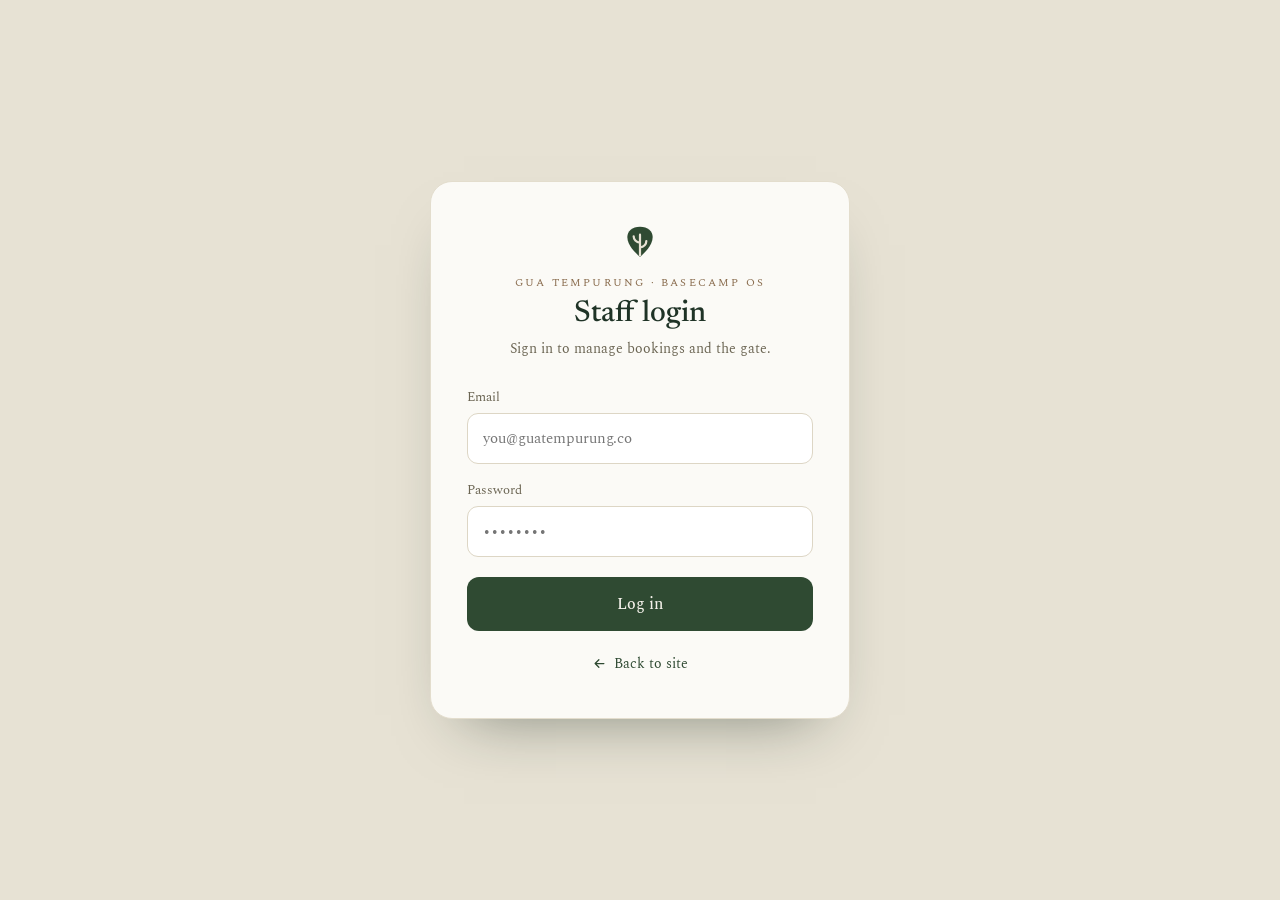
<file: admin/index.html>
<!DOCTYPE html>
<html lang="en">
<head>
  <meta charset="utf-8">
  <meta name="viewport" content="width=device-width, initial-scale=1">
  <!-- Front-end-only auth gate (no backend): bounce to /login unless signed in. -->
  <script>if (sessionStorage.getItem('gt_auth') !== '1') { location.replace('../login/'); }</script>
  <title>Gua Tempurung — Basecamp OS</title>
  <link rel="preconnect" href="https://fonts.googleapis.com">
  <link rel="preconnect" href="https://fonts.gstatic.com" crossorigin>
  <link href="https://fonts.googleapis.com/css2?family=Newsreader:ital,opsz,wght@0,6..72,400;0,6..72,500;0,6..72,600;1,6..72,400;1,6..72,500&family=Spectral:ital,wght@0,300;0,400;0,500;0,600;1,400&display=swap" rel="stylesheet">
  <link rel="stylesheet" href="../assets/css/base.css">
  <link rel="stylesheet" href="../assets/css/admin.css">
</head>
<body>

<!-- ================= DESKTOP VIEW ================= -->
<div class="view-desktop">
  <div style="display:flex;min-height:100vh;background:#e7e2d4;">
    <aside style="width:248px;flex-shrink:0;background:#16261b;color:#f4f1ea;display:flex;flex-direction:column;padding:22px 16px;position:sticky;top:0;height:100vh;">
      <div style="display:flex;align-items:center;gap:11px;padding:6px 10px 22px;">
        <svg width="26" height="26" viewBox="0 0 24 24" fill="none"><path d="M12 22C12 22 4 16 4 9.5C4 6 7 3 12 3C17 3 20 6 20 9.5C20 16 12 22 12 22Z" fill="#a8c08a"/><path d="M12 21V8M12 13C9.5 13 8 11 8 9M12 16C14.5 16 16 14 16 12" stroke="#16261b" stroke-width="1.4" stroke-linecap="round"/></svg>
        <div style="line-height:1;"><div style="font-family:'Newsreader',serif;font-size:18px;font-weight:600;letter-spacing:.04em;">GUA TEMPURUNG</div><div style="font-size:10px;letter-spacing:.18em;text-transform:uppercase;color:#7e9b6a;margin-top:3px;">Basecamp OS</div></div>
      </div>
      <div data-tab-group="admin" style="display:flex;flex-direction:column;gap:4px;">
        <button class="sid-link is-active" data-action="goMain" data-tab="main"><svg width="18" height="18" viewBox="0 0 24 24" fill="none"><rect x="3" y="3" width="7" height="9" rx="1.5" stroke="currentColor" stroke-width="1.8"/><rect x="14" y="3" width="7" height="5" rx="1.5" stroke="currentColor" stroke-width="1.8"/><rect x="14" y="12" width="7" height="9" rx="1.5" stroke="currentColor" stroke-width="1.8"/><rect x="3" y="16" width="7" height="5" rx="1.5" stroke="currentColor" stroke-width="1.8"/></svg>Main</button>
        <button class="sid-link" data-action="goAnalysis" data-tab="analysis"><svg width="18" height="18" viewBox="0 0 24 24" fill="none"><path d="M4 19V5M4 19h16M8 16v-4M12 16V8M16 16v-6" stroke="currentColor" stroke-width="1.8" stroke-linecap="round"/></svg>Analysis</button>
        <button class="sid-link" data-action="goABooking" data-tab="booking"><svg width="18" height="18" viewBox="0 0 24 24" fill="none"><rect x="3" y="5" width="18" height="16" rx="2" stroke="currentColor" stroke-width="1.8"/><path d="M3 9h18M8 3v4M16 3v4" stroke="currentColor" stroke-width="1.8" stroke-linecap="round"/></svg>Booking</button>
        <button class="sid-link" data-action="goPos" data-tab="pos"><svg width="18" height="18" viewBox="0 0 24 24" fill="none"><path d="M4 7h16l-1.5 12.5A2 2 0 0116.5 21h-9a2 2 0 01-2-1.8L4 7z" stroke="currentColor" stroke-width="1.8" stroke-linejoin="round"/><path d="M9 7V5a3 3 0 016 0v2" stroke="currentColor" stroke-width="1.8"/></svg>POS</button>
        <button class="sid-link" data-action="goSetting" data-tab="setting"><svg width="18" height="18" viewBox="0 0 24 24" fill="none"><circle cx="12" cy="12" r="3" stroke="currentColor" stroke-width="1.8"/><path d="M19.4 15a1.6 1.6 0 00.3 1.8l.1.1a2 2 0 11-2.8 2.8l-.1-.1a1.6 1.6 0 00-2.7 1.1V21a2 2 0 11-4 0v-.1A1.6 1.6 0 006 19.4l-.1.1a2 2 0 11-2.8-2.8l.1-.1a1.6 1.6 0 00-1.1-2.7H2a2 2 0 110-4h.1A1.6 1.6 0 003.6 6l-.1-.1a2 2 0 112.8-2.8l.1.1a1.6 1.6 0 001.8.3H8a1.6 1.6 0 001-1.5V2a2 2 0 114 0v.1A1.6 1.6 0 0018 3.6l.1-.1a2 2 0 112.8 2.8l-.1.1a1.6 1.6 0 00-.3 1.8V8a1.6 1.6 0 001.5 1H22a2 2 0 110 4h-.1a1.6 1.6 0 00-1.5 1z" stroke="currentColor" stroke-width="1.4" stroke-linejoin="round"/></svg>Setting</button>
      </div>
      <div style="margin-top:auto;display:flex;align-items:center;gap:11px;background:rgba(255,255,255,.05);border:1px solid rgba(255,255,255,.08);border-radius:13px;padding:12px;">
        <div style="width:38px;height:38px;border-radius:50%;background:#bf6b3a;color:#fff;display:flex;align-items:center;justify-content:center;font-family:'Newsreader',serif;font-size:15px;flex-shrink:0;">RM</div>
        <div style="flex:1;min-width:0;line-height:1.2;"><div style="font-size:14px;color:#f4f1ea;">Rowan Mercer</div><div style="font-size:12px;color:#9bb39a;">Owner</div></div>
        <a href="../index.html" title="Log out" onclick="sessionStorage.removeItem('gt_auth')"><svg width="16" height="16" viewBox="0 0 24 24" fill="none"><path d="M9 21H5a2 2 0 01-2-2V5a2 2 0 012-2h4M16 17l5-5-5-5M21 12H9" stroke="#9bb39a" stroke-width="1.8" stroke-linecap="round" stroke-linejoin="round"/></svg></a>
      </div>
    </aside>

    <main style="flex:1;min-width:0;">
      <div style="position:sticky;top:0;z-index:20;display:flex;align-items:center;justify-content:space-between;gap:20px;background:rgba(231,226,212,.86);backdrop-filter:blur(8px);border-bottom:1px solid #d4ccb8;padding:18px 30px;">
        <div>
          <h1 data-bind="adminTitle" style="font-family:'Newsreader',serif;font-weight:500;font-size:27px;margin:0;color:#1f3326;line-height:1.1;">Overview</h1>
          <div data-bind="adminSubtitle" style="font-size:13.5px;color:#7a7460;margin-top:3px;">Today's pulse across the basecamp</div>
        </div>
        <div style="display:flex;align-items:center;gap:12px;">
          <div style="display:flex;align-items:center;gap:8px;background:#fbfaf6;border:1px solid #ddd6c5;border-radius:10px;padding:9px 13px;min-width:210px;"><svg width="15" height="15" viewBox="0 0 24 24" fill="none"><circle cx="11" cy="11" r="7" stroke="#9a9382" stroke-width="1.8"/><path d="M21 21l-4-4" stroke="#9a9382" stroke-width="1.8" stroke-linecap="round"/></svg><input class="inp" placeholder="Search bookings, guests…" style="border:none;background:none;outline:none;font-size:13.5px;color:#23291f;width:100%;"></div>
          <button style="display:flex;align-items:center;gap:7px;background:#fbfaf6;border:1px solid #ddd6c5;border-radius:10px;padding:9px 14px;font-size:13.5px;color:#4a4636;"><svg width="14" height="14" viewBox="0 0 24 24" fill="none"><rect x="3" y="5" width="18" height="16" rx="2" stroke="currentColor" stroke-width="1.8"/><path d="M3 9h18M8 3v4M16 3v4" stroke="currentColor" stroke-width="1.8" stroke-linecap="round"/></svg>This week</button>
          <button style="position:relative;width:40px;height:40px;border-radius:10px;background:#fbfaf6;border:1px solid #ddd6c5;display:flex;align-items:center;justify-content:center;"><svg width="17" height="17" viewBox="0 0 24 24" fill="none"><path d="M18 8a6 6 0 10-12 0c0 7-3 9-3 9h18s-3-2-3-9M13.7 21a2 2 0 01-3.4 0" stroke="#4a4636" stroke-width="1.8" stroke-linecap="round" stroke-linejoin="round"/></svg><span style="position:absolute;top:8px;right:9px;width:7px;height:7px;border-radius:50%;background:#bf6b3a;border:1.5px solid #fbfaf6;"></span></button>
        </div>
      </div>

      <div data-panel-group="admin" style="padding:26px 30px 64px;">

        <!-- ---------- MAIN ---------- -->
        <div data-panel="main">
          <div data-kpis style="display:grid;grid-template-columns:repeat(4,1fr);gap:18px;margin-bottom:20px;"></div>

          <div style="display:grid;grid-template-columns:1.7fr 1fr;gap:18px;margin-bottom:20px;">
            <div style="background:#fbfaf6;border:1px solid #e3ddcd;border-radius:16px;padding:22px;">
              <div style="display:flex;align-items:center;justify-content:space-between;margin-bottom:6px;"><h3 style="font-family:'Newsreader',serif;font-weight:500;font-size:19px;margin:0;color:#1f3326;">Revenue</h3><span style="font-size:13px;color:#7a7460;">Last 12 months</span></div>
              <div style="font-family:'Newsreader',serif;font-size:30px;color:#1f3326;margin-bottom:14px;">$418,900</div>
              <div data-chart="revenueBig"></div>
            </div>
            <div style="background:#fbfaf6;border:1px solid #e3ddcd;border-radius:16px;padding:22px;">
              <h3 style="font-family:'Newsreader',serif;font-weight:500;font-size:19px;margin:0 0 14px;color:#1f3326;">Booking channels</h3>
              <div style="display:flex;align-items:center;gap:18px;">
                <div data-chart="donut" style="flex-shrink:0;"></div>
                <div style="display:flex;flex-direction:column;gap:11px;flex:1;">
                  <div style="display:flex;align-items:center;gap:9px;font-size:13.5px;"><span style="width:10px;height:10px;border-radius:3px;background:#2f4a32;"></span><span style="flex:1;color:#4a4636;">Website</span><span style="color:#1f3326;font-weight:600;">46%</span></div>
                  <div style="display:flex;align-items:center;gap:9px;font-size:13.5px;"><span style="width:10px;height:10px;border-radius:3px;background:#8a6d4f;"></span><span style="flex:1;color:#4a4636;">Direct</span><span style="color:#1f3326;font-weight:600;">24%</span></div>
                  <div style="display:flex;align-items:center;gap:9px;font-size:13.5px;"><span style="width:10px;height:10px;border-radius:3px;background:#bf6b3a;"></span><span style="flex:1;color:#4a4636;">Partners</span><span style="color:#1f3326;font-weight:600;">18%</span></div>
                  <div style="display:flex;align-items:center;gap:9px;font-size:13.5px;"><span style="width:10px;height:10px;border-radius:3px;background:#a9b395;"></span><span style="flex:1;color:#4a4636;">Walk-in</span><span style="color:#1f3326;font-weight:600;">12%</span></div>
                </div>
              </div>
            </div>
          </div>

          <div style="display:grid;grid-template-columns:1.6fr 1fr;gap:18px;">
            <div style="background:#fbfaf6;border:1px solid #e3ddcd;border-radius:16px;overflow:hidden;">
              <div style="display:flex;align-items:center;justify-content:space-between;padding:18px 22px 12px;"><h3 style="font-family:'Newsreader',serif;font-weight:500;font-size:19px;margin:0;color:#1f3326;">Recent bookings</h3><button data-action="goABooking" style="font-size:13px;color:#2f4a32;border-bottom:1px solid #b6ab90;padding-bottom:2px;">View all</button></div>
              <div style="display:grid;grid-template-columns:78px 1fr 1fr 64px 84px;gap:10px;padding:10px 22px;font-size:11.5px;letter-spacing:.06em;text-transform:uppercase;color:#9a9382;border-bottom:1px solid #ece6d7;">
                <span>Ref</span><span>Guest</span><span>Session</span><span>Date</span><span>Status</span>
              </div>
              <div data-recent></div>
            </div>
            <div style="background:#fbfaf6;border:1px solid #e3ddcd;border-radius:16px;padding:20px;">
              <h3 style="font-family:'Newsreader',serif;font-weight:500;font-size:19px;margin:0 0 16px;color:#1f3326;">Today's entries</h3>
              <div style="display:flex;flex-direction:column;gap:14px;">
                <div style="display:flex;align-items:center;gap:13px;"><div style="width:52px;text-align:center;flex-shrink:0;"><div style="font-family:'Newsreader',serif;font-size:17px;color:#2f4a32;">06:00</div><div style="font-size:11px;color:#9a9382;">AM</div></div><div style="flex:1;border-left:2px solid #e3ddcd;padding-left:13px;"><div style="font-size:14.5px;color:#23291f;">Golden Flowstone Tour</div><div style="font-size:12.5px;color:#8a6d4f;">Rowan M. · 6 guests</div></div></div>
                <div style="display:flex;align-items:center;gap:13px;"><div style="width:52px;text-align:center;flex-shrink:0;"><div style="font-family:'Newsreader',serif;font-size:17px;color:#2f4a32;">08:30</div><div style="font-size:11px;color:#9a9382;">AM</div></div><div style="flex:1;border-left:2px solid #e3ddcd;padding-left:13px;"><div style="font-size:14.5px;color:#23291f;">Grand Tour</div><div style="font-size:12.5px;color:#8a6d4f;">Bo C. · 4 guests</div></div></div>
                <div style="display:flex;align-items:center;gap:13px;"><div style="width:52px;text-align:center;flex-shrink:0;"><div style="font-family:'Newsreader',serif;font-size:17px;color:#2f4a32;">01:00</div><div style="font-size:11px;color:#9a9382;">PM</div></div><div style="flex:1;border-left:2px solid #e3ddcd;padding-left:13px;"><div style="font-size:14.5px;color:#23291f;">Top of the World</div><div style="font-size:12.5px;color:#8a6d4f;">Sage W. · 8 guests</div></div></div>
                <div style="display:flex;align-items:center;gap:13px;"><div style="width:52px;text-align:center;flex-shrink:0;"><div style="font-family:'Newsreader',serif;font-size:17px;color:#2f4a32;">03:30</div><div style="font-size:11px;color:#9a9382;">PM</div></div><div style="flex:1;border-left:2px solid #e3ddcd;padding-left:13px;"><div style="font-size:14.5px;color:#23291f;">Coastal Cliff Trail</div><div style="font-size:12.5px;color:#8a6d4f;">Rowan M. · 3 guests</div></div></div>
              </div>
            </div>
          </div>
        </div>

        <!-- ---------- ANALYSIS ---------- -->
        <div data-panel="analysis" hidden>
          <div style="display:grid;grid-template-columns:1fr 1fr;gap:18px;margin-bottom:20px;">
            <div style="background:#fbfaf6;border:1px solid #e3ddcd;border-radius:16px;padding:22px;">
              <h3 style="font-family:'Newsreader',serif;font-weight:500;font-size:19px;margin:0 0 4px;color:#1f3326;">Revenue trend</h3>
              <div style="font-size:13px;color:#7a7460;margin-bottom:14px;">Monthly, last 12 months</div>
              <div data-chart="revenueSm"></div>
            </div>
            <div style="background:#fbfaf6;border:1px solid #e3ddcd;border-radius:16px;padding:22px;">
              <h3 style="font-family:'Newsreader',serif;font-weight:500;font-size:19px;margin:0 0 4px;color:#1f3326;">Tickets by weekday</h3>
              <div style="font-size:13px;color:#7a7460;margin-bottom:14px;">This season</div>
              <div data-chart="weekdayBar"></div>
            </div>
          </div>
          <div style="display:grid;grid-template-columns:1fr 1fr 1fr;gap:18px;">
            <div style="background:#fbfaf6;border:1px solid #e3ddcd;border-radius:16px;padding:22px;">
              <h3 style="font-family:'Newsreader',serif;font-weight:500;font-size:18px;margin:0 0 16px;color:#1f3326;">Channel mix</h3>
              <div style="display:flex;flex-direction:column;gap:11px;">
                <div style="display:flex;align-items:center;gap:9px;font-size:13.5px;"><span style="width:10px;height:10px;border-radius:3px;background:#2f4a32;"></span><span style="flex:1;color:#4a4636;">Website</span><span style="color:#1f3326;font-weight:600;">46%</span></div>
                <div style="display:flex;align-items:center;gap:9px;font-size:13.5px;"><span style="width:10px;height:10px;border-radius:3px;background:#8a6d4f;"></span><span style="flex:1;color:#4a4636;">Direct</span><span style="color:#1f3326;font-weight:600;">24%</span></div>
                <div style="display:flex;align-items:center;gap:9px;font-size:13.5px;"><span style="width:10px;height:10px;border-radius:3px;background:#bf6b3a;"></span><span style="flex:1;color:#4a4636;">Partners</span><span style="color:#1f3326;font-weight:600;">18%</span></div>
                <div style="display:flex;align-items:center;gap:9px;font-size:13.5px;"><span style="width:10px;height:10px;border-radius:3px;background:#a9b395;"></span><span style="flex:1;color:#4a4636;">Walk-in</span><span style="color:#1f3326;font-weight:600;">12%</span></div>
              </div>
            </div>
            <div style="background:#fbfaf6;border:1px solid #e3ddcd;border-radius:16px;padding:22px;display:flex;flex-direction:column;justify-content:center;">
              <div style="font-size:13px;color:#7a7460;margin-bottom:6px;">Avg. group size</div>
              <div style="font-family:'Newsreader',serif;font-size:38px;color:#1f3326;line-height:1;margin-bottom:6px;">3.8</div>
              <div style="font-size:12.5px;color:#2f4a32;">+0.4 vs last season</div>
            </div>
            <div style="background:#fbfaf6;border:1px solid #e3ddcd;border-radius:16px;padding:22px;display:flex;flex-direction:column;justify-content:center;">
              <div style="font-size:13px;color:#7a7460;margin-bottom:6px;">Repeat guests</div>
              <div style="font-family:'Newsreader',serif;font-size:38px;color:#1f3326;line-height:1;margin-bottom:6px;">37%</div>
              <div style="font-size:12.5px;color:#2f4a32;">+5 pts vs last season</div>
            </div>
          </div>
        </div>

        <!-- ---------- BOOKING ---------- -->
        <div data-panel="booking" hidden>
          <div style="display:flex;align-items:center;justify-content:space-between;gap:16px;margin-bottom:18px;flex-wrap:wrap;">
            <div data-filters style="display:flex;gap:9px;flex-wrap:wrap;">
              <button class="flt is-active" data-action="setFilter" data-arg="all">All</button>
              <button class="flt" data-action="setFilter" data-arg="Requested">Requested</button>
              <button class="flt" data-action="setFilter" data-arg="Confirmed">Confirmed</button>
              <button class="flt" data-action="setFilter" data-arg="Completed">Completed</button>
            </div>
            <div style="display:flex;gap:10px;">
              <div style="display:flex;align-items:center;gap:8px;background:#fbfaf6;border:1px solid #ddd6c5;border-radius:10px;padding:9px 13px;"><svg width="15" height="15" viewBox="0 0 24 24" fill="none"><circle cx="11" cy="11" r="7" stroke="#9a9382" stroke-width="1.8"/><path d="M21 21l-4-4" stroke="#9a9382" stroke-width="1.8" stroke-linecap="round"/></svg><input class="inp" placeholder="Search…" style="border:none;background:none;outline:none;font-size:13.5px;color:#23291f;width:130px;"></div>
              <button style="display:flex;align-items:center;gap:7px;background:#2f4a32;color:#f4f1ea;border-radius:10px;padding:9px 16px;font-size:13.5px;font-weight:500;"><svg width="14" height="14" viewBox="0 0 24 24" fill="none"><path d="M12 3v12M7 10l5 5 5-5M5 21h14" stroke="currentColor" stroke-width="1.8" stroke-linecap="round" stroke-linejoin="round"/></svg>Export</button>
            </div>
          </div>
          <div style="background:#fbfaf6;border:1px solid #e3ddcd;border-radius:16px;overflow:hidden;">
            <div style="display:grid;grid-template-columns:84px 1.1fr 1.2fr 70px 58px 84px 104px;gap:12px;padding:14px 22px;font-size:11.5px;letter-spacing:.06em;text-transform:uppercase;color:#9a9382;border-bottom:1px solid #ece6d7;background:#f6f2e8;">
              <span>Ref</span><span>Guest</span><span>Session</span><span>Date</span><span>Tickets</span><span>Amount</span><span>Status</span>
            </div>
            <div data-bookings></div>
          </div>
        </div>

        <!-- ---------- POS ---------- -->
        <div data-panel="pos" hidden>
          <div style="display:grid;grid-template-columns:1.6fr 1fr;gap:20px;align-items:start;">
            <div style="display:flex;flex-direction:column;gap:20px;">
              <div style="background:#fbfaf6;border:1px solid #e3ddcd;border-radius:16px;padding:22px;">
                <div style="display:flex;align-items:center;justify-content:space-between;margin-bottom:18px;">
                  <h3 style="font-family:'Newsreader',serif;font-weight:500;font-size:19px;margin:0;color:#1f3326;">Booking date</h3>
                  <div style="display:flex;align-items:center;gap:10px;">
                    <button class="btn-soft" data-action="prevMonth" style="width:34px;height:34px;border-radius:10px;border:1px solid #ddd6c5;background:#fff;color:#2f4a32;display:flex;align-items:center;justify-content:center;"><svg width="15" height="15" viewBox="0 0 24 24" fill="none"><path d="M15 18l-6-6 6-6" stroke="currentColor" stroke-width="2" stroke-linecap="round" stroke-linejoin="round"/></svg></button>
                    <span data-bind="calLabel" style="font-family:'Newsreader',serif;font-size:18px;color:#1f3326;min-width:150px;text-align:center;">July 2026</span>
                    <button class="btn-soft" data-action="nextMonth" style="width:34px;height:34px;border-radius:10px;border:1px solid #ddd6c5;background:#fff;color:#2f4a32;display:flex;align-items:center;justify-content:center;"><svg width="15" height="15" viewBox="0 0 24 24" fill="none"><path d="M9 18l6-6-6-6" stroke="currentColor" stroke-width="2" stroke-linecap="round" stroke-linejoin="round"/></svg></button>
                  </div>
                </div>
                <div style="display:grid;grid-template-columns:repeat(7,1fr);gap:6px;margin-bottom:8px;">
                  <span style="text-align:center;font-size:11px;letter-spacing:.04em;text-transform:uppercase;color:#9a9382;padding:4px 0;">Sun</span>
                  <span style="text-align:center;font-size:11px;letter-spacing:.04em;text-transform:uppercase;color:#9a9382;padding:4px 0;">Mon</span>
                  <span style="text-align:center;font-size:11px;letter-spacing:.04em;text-transform:uppercase;color:#9a9382;padding:4px 0;">Tue</span>
                  <span style="text-align:center;font-size:11px;letter-spacing:.04em;text-transform:uppercase;color:#9a9382;padding:4px 0;">Wed</span>
                  <span style="text-align:center;font-size:11px;letter-spacing:.04em;text-transform:uppercase;color:#9a9382;padding:4px 0;">Thu</span>
                  <span style="text-align:center;font-size:11px;letter-spacing:.04em;text-transform:uppercase;color:#9a9382;padding:4px 0;">Fri</span>
                  <span style="text-align:center;font-size:11px;letter-spacing:.04em;text-transform:uppercase;color:#9a9382;padding:4px 0;">Sat</span>
                </div>
                <div data-cal-grid="admin" data-cal-size="lg" style="display:grid;grid-template-columns:repeat(7,1fr);gap:6px;"></div>
              </div>
            </div>

            <div style="background:#16261b;border-radius:16px;padding:22px;color:#f4f1ea;position:sticky;top:90px;">
              <div style="display:flex;align-items:center;justify-content:space-between;margin-bottom:16px;">
                <h3 style="font-family:'Newsreader',serif;font-weight:500;font-size:19px;margin:0;">Sell tickets</h3>
                <svg width="20" height="20" viewBox="0 0 24 24" fill="none"><path d="M4 7h16l-1.5 12.5A2 2 0 0116.5 21h-9a2 2 0 01-2-1.8L4 7z" stroke="#9bb39a" stroke-width="1.6" stroke-linejoin="round"/><path d="M9 7V5a3 3 0 016 0v2" stroke="#9bb39a" stroke-width="1.6"/></svg>
              </div>
              <div style="display:flex;align-items:center;gap:9px;background:rgba(255,255,255,.06);border:1px solid rgba(255,255,255,.12);border-radius:11px;padding:11px 13px;margin-bottom:16px;"><svg width="16" height="16" viewBox="0 0 24 24" fill="none"><rect x="3" y="5" width="18" height="16" rx="2.5" stroke="#9bb39a" stroke-width="1.6"/><path d="M3 9.5h18M8 3v4M16 3v4" stroke="#9bb39a" stroke-width="1.6" stroke-linecap="round"/></svg><span style="font-size:13.5px;color:#cdd9c5;">Date</span><span style="margin-left:auto;font-family:'Newsreader',serif;font-size:16px;color:#f4f1ea;"><span data-bind="selDateBig">Jul 12</span>, <span data-bind="selYearLabel">2026</span></span></div>

              <div data-show="hasBooked" hidden style="text-align:center;padding:8px 0;">
                <div style="width:50px;height:50px;border-radius:50%;background:#2f4a32;display:flex;align-items:center;justify-content:center;margin:0 auto 12px;"><svg width="24" height="24" viewBox="0 0 24 24" fill="none"><path d="M5 12l4 4L19 7" stroke="#f4f1ea" stroke-width="2.5" stroke-linecap="round" stroke-linejoin="round"/></svg></div>
                <div style="font-family:'Newsreader',serif;font-size:21px;margin-bottom:4px;">Sold <span data-bind="lastTickets">2</span> ticket(s)</div>
                <div style="font-size:13.5px;color:#bcd0b4;margin-bottom:14px;">Ref <span data-bind="lastRef">GT-2050</span> · <span data-bind="selDateBig">Jul 12</span></div>
                <button class="btn-orange" data-action="clearBooking" style="width:100%;background:#bf6b3a;color:#fff;font-size:15px;font-weight:500;padding:13px;border-radius:11px;">New sale</button>
              </div>

              <div data-show="bookingOpen">
                <div style="display:flex;align-items:center;justify-content:space-between;margin-bottom:10px;">
                  <span data-bind="spotsLeftLabel" data-bind-style="availChipStyle" style="display:inline-flex;align-items:center;gap:7px;padding:5px 12px;border-radius:999px;background:#dfe9da;color:#2f4a32;font-size:13px;font-weight:600;"><span style="width:7px;height:7px;border-radius:50%;background:currentColor;"></span>28 of 40 left</span>
                  <span data-bind="availPctLabel" style="font-size:13px;color:#9bb39a;">30% booked</span>
                </div>
                <div style="height:7px;border-radius:999px;background:rgba(255,255,255,.12);overflow:hidden;margin-bottom:18px;"><div data-bind-style="availFillStyle" style="width:30%;height:100%;border-radius:999px;background:#2f4a32;"></div></div>
                <div data-show="selSoldout" hidden style="background:rgba(168,85,46,.16);border:1px solid rgba(191,107,58,.4);border-radius:12px;padding:15px;text-align:center;color:#e9c4ad;font-size:13.5px;">Sold out for this date.</div>
                <div data-show="selAvailable">
                  <div style="display:flex;align-items:center;justify-content:space-between;margin-bottom:16px;">
                    <span style="color:#cdd9c5;font-size:15px;">Tickets</span>
                    <div style="display:flex;align-items:center;gap:14px;"><button data-action="decTicket" style="width:36px;height:36px;border-radius:10px;border:1px solid rgba(255,255,255,.25);color:#f4f1ea;font-size:20px;">−</button><span data-bind="ticketQty" style="font-family:'Newsreader',serif;font-size:24px;min-width:24px;text-align:center;">2</span><button data-action="incTicket" style="width:36px;height:36px;border-radius:10px;border:1px solid rgba(255,255,255,.25);color:#f4f1ea;font-size:20px;">+</button></div>
                  </div>
                  <div style="display:flex;flex-direction:column;gap:9px;font-size:14px;border-top:1px solid rgba(255,255,255,.14);padding-top:16px;">
                    <div style="display:flex;justify-content:space-between;color:#cdd9c5;"><span><span data-bind="ticketPriceLabel">$48</span> × <span data-bind="ticketQty">2</span></span><span data-bind="posSubLabel" style="font-variant-numeric:tabular-nums;">$96</span></div>
                    <div style="display:flex;justify-content:space-between;color:#cdd9c5;"><span>Tax (8%)</span><span data-bind="posTaxLabel" style="font-variant-numeric:tabular-nums;">$8</span></div>
                    <div style="display:flex;justify-content:space-between;align-items:baseline;border-top:1px solid rgba(255,255,255,.14);padding-top:13px;margin-top:3px;"><span style="color:#cdd9c5;">Total</span><span data-bind="posTotalLabel" style="font-family:'Newsreader',serif;font-size:26px;font-variant-numeric:tabular-nums;">$104</span></div>
                  </div>
                  <div style="display:grid;grid-template-columns:1fr 1fr;gap:10px;margin-top:18px;">
                    <button data-action="bookTickets" style="display:flex;align-items:center;justify-content:center;gap:7px;background:rgba(255,255,255,.1);border:1px solid rgba(255,255,255,.18);color:#f4f1ea;border-radius:11px;padding:13px;font-size:14px;">Cash</button>
                    <button class="btn-orange" data-action="bookTickets" style="display:flex;align-items:center;justify-content:center;gap:7px;background:#bf6b3a;color:#fff;border-radius:11px;padding:13px;font-size:14px;font-weight:500;">Charge card</button>
                  </div>
                </div>
              </div>
            </div>
          </div>
        </div>

        <!-- ---------- SETTING ---------- -->
        <div data-panel="setting" hidden>
          <div style="max-width:980px;">
            <div class="stab-bar">
              <button class="stab is-active" data-action="settingsTab" data-arg="capacity">Capacity &amp; quota</button>
              <button class="stab" data-action="settingsTab" data-arg="business">Business profile</button>
              <button class="stab" data-action="settingsTab" data-arg="gallery">Gallery</button>
            </div>

            <div data-spanel="capacity">
              <div style="background:#fbfaf6;border:1px solid #e3ddcd;border-radius:16px;padding:24px;">
                <h3 style="font-family:'Newsreader',serif;font-weight:500;font-size:19px;margin:0 0 4px;color:#1f3326;">Capacity &amp; quota</h3>
                <p style="font-size:13.5px;color:#7a7460;margin:0 0 20px;">Set how many tickets are available on weekdays versus weekends — no need to configure each date.</p>
                <div style="display:grid;grid-template-columns:1fr 1fr;gap:26px;align-items:start;max-width:640px;">
                  <div>
                    <div style="font-size:13px;letter-spacing:.06em;text-transform:uppercase;color:#8a6d4f;margin-bottom:12px;">Weekday quota · Mon–Fri</div>
                    <div style="display:flex;align-items:center;gap:15px;">
                      <button class="btn-soft" data-action="decWeekday" style="width:42px;height:42px;border-radius:12px;border:1px solid #ddd6c5;background:#fff;color:#2f4a32;font-size:22px;display:flex;align-items:center;justify-content:center;">−</button>
                      <span data-bind="quotaWeekday" style="font-family:'Newsreader',serif;font-size:34px;color:#1f3326;min-width:58px;text-align:center;">40</span>
                      <button class="btn-soft" data-action="incWeekday" style="width:42px;height:42px;border-radius:12px;border:1px solid #ddd6c5;background:#fff;color:#2f4a32;font-size:22px;display:flex;align-items:center;justify-content:center;">+</button>
                      <span style="font-size:13px;color:#9a9382;">tickets / day</span>
                    </div>
                  </div>
                  <div>
                    <div style="font-size:13px;letter-spacing:.06em;text-transform:uppercase;color:#8a6d4f;margin-bottom:12px;">Weekend quota · Sat–Sun</div>
                    <div style="display:flex;align-items:center;gap:15px;">
                      <button class="btn-soft" data-action="decWeekend" style="width:42px;height:42px;border-radius:12px;border:1px solid #ddd6c5;background:#fff;color:#2f4a32;font-size:22px;display:flex;align-items:center;justify-content:center;">−</button>
                      <span data-bind="quotaWeekend" style="font-family:'Newsreader',serif;font-size:34px;color:#1f3326;min-width:58px;text-align:center;">60</span>
                      <button class="btn-soft" data-action="incWeekend" style="width:42px;height:42px;border-radius:12px;border:1px solid #ddd6c5;background:#fff;color:#2f4a32;font-size:22px;display:flex;align-items:center;justify-content:center;">+</button>
                      <span style="font-size:13px;color:#9a9382;">tickets / day</span>
                    </div>
                  </div>
                </div>
              </div>
            </div>

            <div data-spanel="business" hidden>
              <div style="background:#fbfaf6;border:1px solid #e3ddcd;border-radius:16px;padding:24px;">
                <h3 style="font-family:'Newsreader',serif;font-weight:500;font-size:19px;margin:0 0 18px;color:#1f3326;">Business profile</h3>
                <div style="display:flex;flex-direction:column;gap:15px;max-width:640px;">
                  <label style="display:block;"><span style="display:block;font-size:13px;color:#6b6553;margin-bottom:6px;">Company name</span><input class="inp" value="Gua Tempurung Guided Adventures" style="width:100%;border:1px solid #ddd6c5;border-radius:10px;padding:11px 13px;background:#fff;font-size:14px;color:#23291f;"></label>
                  <label style="display:block;"><span style="display:block;font-size:13px;color:#6b6553;margin-bottom:6px;">Contact email</span><input class="inp" value="hello@guatempurung.co" style="width:100%;border:1px solid #ddd6c5;border-radius:10px;padding:11px 13px;background:#fff;font-size:14px;color:#23291f;"></label>
                  <div style="display:grid;grid-template-columns:1fr 1fr;gap:12px;">
                    <label style="display:block;"><span style="display:block;font-size:13px;color:#6b6553;margin-bottom:6px;">Phone</span><input class="inp" value="+1 (555) 248 1190" style="width:100%;border:1px solid #ddd6c5;border-radius:10px;padding:11px 13px;background:#fff;font-size:14px;color:#23291f;"></label>
                    <label style="display:block;"><span style="display:block;font-size:13px;color:#6b6553;margin-bottom:6px;">Region</span><input class="inp" value="Cascade Range, OR" style="width:100%;border:1px solid #ddd6c5;border-radius:10px;padding:11px 13px;background:#fff;font-size:14px;color:#23291f;"></label>
                  </div>
                </div>
              </div>
            </div>

            <div data-spanel="gallery" hidden>
              <div style="background:#fbfaf6;border:1px solid #e3ddcd;border-radius:16px;padding:24px;">
                <div style="display:flex;align-items:center;justify-content:space-between;flex-wrap:wrap;gap:12px;margin-bottom:6px;">
                  <h3 style="font-family:'Newsreader',serif;font-weight:500;font-size:19px;margin:0;color:#1f3326;">Gallery</h3>
                  <div style="display:flex;background:#fff;border:1px solid #e3ddcd;border-radius:999px;padding:4px;">
                    <button class="gtab is-active" data-action="galTab" data-arg="video">Video</button>
                    <button class="gtab" data-action="galTab" data-arg="image">Image</button>
                  </div>
                </div>
                <p style="font-size:13.5px;color:#7a7460;margin:0 0 8px;">Upload a file or paste a URL for each slot, then save. Changes appear on the public Gallery.</p>
                <div data-gallery-editor></div>
                <div style="display:flex;align-items:center;gap:14px;margin-top:16px;">
                  <button class="btn-green" data-action="galSave" style="background:#2f4a32;color:#f4f1ea;font-size:14px;font-weight:500;padding:11px 22px;border-radius:11px;">Save gallery</button>
                  <span data-gal-status style="font-size:13px;color:#7a7460;"></span>
                </div>
              </div>
            </div>
          </div>
        </div>

      </div>
    </main>
  </div>
</div>

<!-- ================= MOBILE VIEW ================= -->
<div class="view-mobile">
  <div class="m-shell" style="background:#ece7db;">
    <div style="height:60px;flex-shrink:0;display:flex;align-items:center;justify-content:space-between;padding:0 20px;background:#16261b;color:#f4f1ea;">
      <div><div data-bind="adminTitle" style="font-family:'Newsreader',serif;font-size:22px;line-height:1;">Overview</div><div data-bind="adminSubtitle" style="font-size:11.5px;color:#9bb39a;margin-top:3px;">Today's pulse across the basecamp</div></div>
      <div style="width:38px;height:38px;border-radius:50%;background:#bf6b3a;color:#fff;display:flex;align-items:center;justify-content:center;font-family:'Newsreader',serif;font-size:14px;">RM</div>
    </div>

    <div class="m-scroll wt-scroll" data-panel-group="admin" style="padding:18px 16px 86px;">

      <!-- mobile Main -->
      <div data-panel="main">
        <div data-kpis-m style="display:grid;grid-template-columns:1fr 1fr;gap:12px;margin-bottom:14px;"></div>
        <div style="background:#fbfaf6;border:1px solid #e3ddcd;border-radius:16px;padding:18px;margin-bottom:14px;">
          <div style="display:flex;align-items:baseline;justify-content:space-between;margin-bottom:10px;"><h3 style="font-family:'Newsreader',serif;font-weight:500;font-size:17px;margin:0;color:#1f3326;">Revenue</h3><span style="font-family:'Newsreader',serif;font-size:19px;color:#2f4a32;">$418.9k</span></div>
          <div data-chart="revenueBig"></div>
        </div>
        <div style="background:#fbfaf6;border:1px solid #e3ddcd;border-radius:16px;padding:18px;">
          <h3 style="font-family:'Newsreader',serif;font-weight:500;font-size:17px;margin:0 0 12px;color:#1f3326;">Recent bookings</h3>
          <div data-recent-m style="display:flex;flex-direction:column;gap:0;"></div>
        </div>
      </div>

      <!-- mobile Analysis -->
      <div data-panel="analysis" hidden style="display:flex;flex-direction:column;gap:14px;">
        <div style="background:#fbfaf6;border:1px solid #e3ddcd;border-radius:16px;padding:18px;">
          <h3 style="font-family:'Newsreader',serif;font-weight:500;font-size:17px;margin:0 0 12px;color:#1f3326;">Revenue trend</h3>
          <div data-chart="revenueSm"></div>
        </div>
        <div style="background:#fbfaf6;border:1px solid #e3ddcd;border-radius:16px;padding:18px;">
          <h3 style="font-family:'Newsreader',serif;font-weight:500;font-size:17px;margin:0 0 12px;color:#1f3326;">Tickets by weekday</h3>
          <div data-chart="weekdayBar"></div>
        </div>
        <div style="background:#fbfaf6;border:1px solid #e3ddcd;border-radius:16px;padding:18px;">
          <h3 style="font-family:'Newsreader',serif;font-weight:500;font-size:17px;margin:0 0 14px;color:#1f3326;">Channel mix</h3>
          <div style="display:flex;align-items:center;gap:16px;">
            <div data-chart="donut" style="flex-shrink:0;"></div>
            <div style="display:flex;flex-direction:column;gap:10px;flex:1;">
              <div style="display:flex;align-items:center;gap:8px;font-size:13px;"><span style="width:9px;height:9px;border-radius:3px;background:#2f4a32;"></span><span style="flex:1;color:#4a4636;">Website</span><span style="color:#1f3326;font-weight:600;">46%</span></div>
              <div style="display:flex;align-items:center;gap:8px;font-size:13px;"><span style="width:9px;height:9px;border-radius:3px;background:#8a6d4f;"></span><span style="flex:1;color:#4a4636;">Direct</span><span style="color:#1f3326;font-weight:600;">24%</span></div>
              <div style="display:flex;align-items:center;gap:8px;font-size:13px;"><span style="width:9px;height:9px;border-radius:3px;background:#bf6b3a;"></span><span style="flex:1;color:#4a4636;">Partners</span><span style="color:#1f3326;font-weight:600;">18%</span></div>
              <div style="display:flex;align-items:center;gap:8px;font-size:13px;"><span style="width:9px;height:9px;border-radius:3px;background:#a9b395;"></span><span style="flex:1;color:#4a4636;">Walk-in</span><span style="color:#1f3326;font-weight:600;">12%</span></div>
            </div>
          </div>
        </div>
      </div>

      <!-- mobile Booking -->
      <div data-panel="booking" hidden>
        <div data-filters style="display:flex;gap:8px;overflow-x:auto;padding-bottom:14px;">
          <button class="flt is-active" data-action="setFilter" data-arg="all">All</button>
          <button class="flt" data-action="setFilter" data-arg="Requested">Requested</button>
          <button class="flt" data-action="setFilter" data-arg="Confirmed">Confirmed</button>
          <button class="flt" data-action="setFilter" data-arg="Completed">Completed</button>
        </div>
        <div data-bookings-m style="display:flex;flex-direction:column;gap:11px;"></div>
      </div>

      <!-- mobile POS -->
      <div data-panel="pos" hidden>
        <div style="background:#fbfaf6;border:1px solid #e3ddcd;border-radius:16px;padding:16px;margin-bottom:14px;">
          <div style="display:flex;align-items:center;justify-content:space-between;margin-bottom:14px;">
            <button class="btn-soft" data-action="prevMonth" style="width:32px;height:32px;border-radius:9px;border:1px solid #ddd6c5;background:#fff;color:#2f4a32;display:flex;align-items:center;justify-content:center;"><svg width="15" height="15" viewBox="0 0 24 24" fill="none"><path d="M15 18l-6-6 6-6" stroke="currentColor" stroke-width="2" stroke-linecap="round" stroke-linejoin="round"/></svg></button>
            <span data-bind="calLabel" style="font-family:'Newsreader',serif;font-size:17px;color:#1f3326;">July 2026</span>
            <button class="btn-soft" data-action="nextMonth" style="width:32px;height:32px;border-radius:9px;border:1px solid #ddd6c5;background:#fff;color:#2f4a32;display:flex;align-items:center;justify-content:center;"><svg width="15" height="15" viewBox="0 0 24 24" fill="none"><path d="M9 18l6-6-6-6" stroke="currentColor" stroke-width="2" stroke-linecap="round" stroke-linejoin="round"/></svg></button>
          </div>
          <div style="display:grid;grid-template-columns:repeat(7,1fr);gap:4px;margin-bottom:5px;">
            <span style="text-align:center;font-size:10px;text-transform:uppercase;color:#9a9382;">Su</span><span style="text-align:center;font-size:10px;text-transform:uppercase;color:#9a9382;">Mo</span><span style="text-align:center;font-size:10px;text-transform:uppercase;color:#9a9382;">Tu</span><span style="text-align:center;font-size:10px;text-transform:uppercase;color:#9a9382;">We</span><span style="text-align:center;font-size:10px;text-transform:uppercase;color:#9a9382;">Th</span><span style="text-align:center;font-size:10px;text-transform:uppercase;color:#9a9382;">Fr</span><span style="text-align:center;font-size:10px;text-transform:uppercase;color:#9a9382;">Sa</span>
          </div>
          <div data-cal-grid="admin" data-cal-size="sm" style="display:grid;grid-template-columns:repeat(7,1fr);gap:4px;"></div>
        </div>
        <div style="background:#16261b;border-radius:16px;padding:18px;color:#f4f1ea;">
          <div style="display:flex;align-items:center;justify-content:space-between;margin-bottom:12px;"><h3 style="font-family:'Newsreader',serif;font-weight:500;font-size:17px;margin:0;">Sell tickets</h3><span data-bind="selDateBig" style="font-size:12.5px;color:#9bb39a;">Jul 12</span></div>
          <div data-show="hasBooked" hidden style="text-align:center;padding:6px 0;">
            <div style="width:44px;height:44px;border-radius:50%;background:#2f4a32;display:flex;align-items:center;justify-content:center;margin:0 auto 10px;"><svg width="22" height="22" viewBox="0 0 24 24" fill="none"><path d="M5 12l4 4L19 7" stroke="#f4f1ea" stroke-width="2.5" stroke-linecap="round" stroke-linejoin="round"/></svg></div>
            <div style="font-family:'Newsreader',serif;font-size:18px;margin-bottom:3px;">Sold <span data-bind="lastTickets">2</span> ticket(s)</div>
            <div style="font-size:12.5px;color:#bcd0b4;margin-bottom:12px;">Ref <span data-bind="lastRef">GT-2050</span></div>
            <button class="btn-orange" data-action="clearBooking" style="width:100%;background:#bf6b3a;color:#fff;font-size:14.5px;font-weight:500;padding:12px;border-radius:11px;">New sale</button>
          </div>
          <div data-show="bookingOpen">
            <div style="display:flex;align-items:center;justify-content:space-between;margin-bottom:9px;">
              <span data-bind="spotsLeftLabel" data-bind-style="availChipStyle" style="display:inline-flex;align-items:center;gap:6px;padding:5px 12px;border-radius:999px;background:#dfe9da;color:#2f4a32;font-size:13px;font-weight:600;"><span style="width:6px;height:6px;border-radius:50%;background:currentColor;"></span>28 of 40 left</span>
              <span data-bind="availPctLabel" style="font-size:12px;color:#9bb39a;">30% booked</span>
            </div>
            <div style="height:6px;border-radius:999px;background:rgba(255,255,255,.12);overflow:hidden;margin-bottom:14px;"><div data-bind-style="availFillStyle" style="width:30%;height:100%;border-radius:999px;background:#2f4a32;"></div></div>
            <div data-show="selSoldout" hidden style="background:rgba(168,85,46,.16);border:1px solid rgba(191,107,58,.4);border-radius:11px;padding:12px;text-align:center;color:#e9c4ad;font-size:13px;">Sold out for this date.</div>
            <div data-show="selAvailable">
              <div style="display:flex;align-items:center;justify-content:space-between;margin-bottom:12px;"><span style="color:#cdd9c5;font-size:14px;">Tickets</span><div style="display:flex;align-items:center;gap:12px;"><button data-action="decTicket" style="width:30px;height:30px;border-radius:8px;border:1px solid rgba(255,255,255,.25);color:#f4f1ea;font-size:17px;">−</button><span data-bind="ticketQty" style="font-family:'Newsreader',serif;font-size:19px;min-width:18px;text-align:center;">2</span><button data-action="incTicket" style="width:30px;height:30px;border-radius:8px;border:1px solid rgba(255,255,255,.25);color:#f4f1ea;font-size:17px;">+</button></div></div>
              <div style="display:flex;justify-content:space-between;align-items:baseline;border-top:1px solid rgba(255,255,255,.14);padding-top:12px;"><span style="color:#cdd9c5;font-size:14px;">Total</span><span data-bind="posTotalLabel" style="font-family:'Newsreader',serif;font-size:22px;">$104</span></div>
              <button class="btn-orange" data-action="bookTickets" style="width:100%;margin-top:13px;background:#bf6b3a;color:#fff;font-size:14.5px;font-weight:500;padding:12px;border-radius:11px;">Charge card</button>
            </div>
          </div>
        </div>
      </div>

      <!-- mobile Setting -->
      <div data-panel="setting" hidden style="display:flex;flex-direction:column;gap:14px;">
        <div style="background:#fbfaf6;border:1px solid #e3ddcd;border-radius:16px;padding:18px;">
          <h3 style="font-family:'Newsreader',serif;font-weight:500;font-size:17px;margin:0 0 4px;color:#1f3326;">Capacity &amp; quota</h3>
          <p style="font-size:12.5px;color:#7a7460;margin:0 0 16px;">Weekday and weekend ticket quotas — no need to set each date.</p>
          <div style="font-size:12px;letter-spacing:.05em;text-transform:uppercase;color:#8a6d4f;margin-bottom:10px;">Weekday · Mon–Fri</div>
          <div style="display:flex;align-items:center;gap:14px;margin-bottom:18px;">
            <button class="btn-soft" data-action="decWeekday" style="width:38px;height:38px;border-radius:11px;border:1px solid #ddd6c5;background:#fff;color:#2f4a32;font-size:20px;">−</button>
            <span data-bind="quotaWeekday" style="font-family:'Newsreader',serif;font-size:28px;color:#1f3326;min-width:48px;text-align:center;">40</span>
            <button class="btn-soft" data-action="incWeekday" style="width:38px;height:38px;border-radius:11px;border:1px solid #ddd6c5;background:#fff;color:#2f4a32;font-size:20px;">+</button>
            <span style="font-size:12.5px;color:#9a9382;">/ day</span>
          </div>
          <div style="font-size:12px;letter-spacing:.05em;text-transform:uppercase;color:#8a6d4f;margin-bottom:10px;">Weekend · Sat–Sun</div>
          <div style="display:flex;align-items:center;gap:14px;">
            <button class="btn-soft" data-action="decWeekend" style="width:38px;height:38px;border-radius:11px;border:1px solid #ddd6c5;background:#fff;color:#2f4a32;font-size:20px;">−</button>
            <span data-bind="quotaWeekend" style="font-family:'Newsreader',serif;font-size:28px;color:#1f3326;min-width:48px;text-align:center;">60</span>
            <button class="btn-soft" data-action="incWeekend" style="width:38px;height:38px;border-radius:11px;border:1px solid #ddd6c5;background:#fff;color:#2f4a32;font-size:20px;">+</button>
            <span style="font-size:12.5px;color:#9a9382;">/ day</span>
          </div>
          <div style="border-top:1px solid #ece6d7;margin:20px 0;"></div>
          <h3 style="font-family:'Newsreader',serif;font-weight:500;font-size:17px;margin:0 0 14px;color:#1f3326;">Business profile</h3>
          <div style="display:flex;flex-direction:column;gap:12px;">
            <label style="display:block;"><span style="display:block;font-size:12.5px;color:#6b6553;margin-bottom:5px;">Company name</span><input class="inp" value="Gua Tempurung Guided Adventures" style="width:100%;border:1px solid #ddd6c5;border-radius:10px;padding:10px 12px;background:#fff;font-size:13.5px;color:#23291f;"></label>
            <label style="display:block;"><span style="display:block;font-size:12.5px;color:#6b6553;margin-bottom:5px;">Contact email</span><input class="inp" value="hello@guatempurung.co" style="width:100%;border:1px solid #ddd6c5;border-radius:10px;padding:10px 12px;background:#fff;font-size:13.5px;color:#23291f;"></label>
          </div>
        </div>
        <div style="background:#fbfaf6;border:1px solid #e3ddcd;border-radius:16px;padding:18px;">
          <div style="display:flex;align-items:center;justify-content:space-between;flex-wrap:wrap;gap:10px;margin-bottom:6px;">
            <h3 style="font-family:'Newsreader',serif;font-weight:500;font-size:17px;margin:0;color:#1f3326;">Gallery</h3>
            <div style="display:flex;background:#fff;border:1px solid #e3ddcd;border-radius:999px;padding:4px;">
              <button class="gtab is-active" data-action="galTab" data-arg="video">Video</button>
              <button class="gtab" data-action="galTab" data-arg="image">Image</button>
            </div>
          </div>
          <p style="font-size:12.5px;color:#7a7460;margin:0 0 8px;">Upload or paste a URL per slot, then save. Shows on the public Gallery.</p>
          <div data-gallery-editor></div>
          <div style="display:flex;align-items:center;gap:12px;margin-top:14px;flex-wrap:wrap;">
            <button class="btn-green" data-action="galSave" style="background:#2f4a32;color:#f4f1ea;font-size:14px;font-weight:500;padding:11px 20px;border-radius:11px;">Save gallery</button>
            <span data-gal-status style="font-size:12.5px;color:#7a7460;"></span>
          </div>
        </div>
      </div>

    </div>

    <nav class="m-bottomnav" data-tab-group="admin">
      <button class="m-navbtn is-active" data-action="goMain" data-tab="main"><svg width="20" height="20" viewBox="0 0 24 24" fill="none"><rect x="3" y="3" width="7" height="9" rx="1.5" stroke="currentColor" stroke-width="1.8"/><rect x="14" y="3" width="7" height="5" rx="1.5" stroke="currentColor" stroke-width="1.8"/><rect x="14" y="12" width="7" height="9" rx="1.5" stroke="currentColor" stroke-width="1.8"/><rect x="3" y="16" width="7" height="5" rx="1.5" stroke="currentColor" stroke-width="1.8"/></svg>Main</button>
      <button class="m-navbtn" data-action="goAnalysis" data-tab="analysis"><svg width="20" height="20" viewBox="0 0 24 24" fill="none"><path d="M4 19V5M4 19h16M8 16v-4M12 16V8M16 16v-6" stroke="currentColor" stroke-width="1.8" stroke-linecap="round"/></svg>Analysis</button>
      <button class="m-navbtn" data-action="goABooking" data-tab="booking"><svg width="20" height="20" viewBox="0 0 24 24" fill="none"><rect x="3" y="5" width="18" height="16" rx="2" stroke="currentColor" stroke-width="1.8"/><path d="M3 9h18M8 3v4M16 3v4" stroke="currentColor" stroke-width="1.8" stroke-linecap="round"/></svg>Booking</button>
      <button class="m-navbtn" data-action="goPos" data-tab="pos"><svg width="20" height="20" viewBox="0 0 24 24" fill="none"><path d="M4 7h16l-1.5 12.5A2 2 0 0116.5 21h-9a2 2 0 01-2-1.8L4 7z" stroke="currentColor" stroke-width="1.8" stroke-linejoin="round"/><path d="M9 7V5a3 3 0 016 0v2" stroke="currentColor" stroke-width="1.8"/></svg>POS</button>
      <button class="m-navbtn" data-action="goSetting" data-tab="setting"><svg width="20" height="20" viewBox="0 0 24 24" fill="none"><circle cx="12" cy="12" r="3" stroke="currentColor" stroke-width="1.8"/><path d="M19.4 15a1.6 1.6 0 00.3 1.8l.1.1a2 2 0 11-2.8 2.8l-.1-.1a1.6 1.6 0 00-2.7 1.1V21a2 2 0 11-4 0v-.1A1.6 1.6 0 006 19.4l-.1.1a2 2 0 11-2.8-2.8l.1-.1a1.6 1.6 0 00-1.1-2.7H2a2 2 0 110-4h.1A1.6 1.6 0 003.6 6l-.1-.1a2 2 0 112.8-2.8l.1.1a1.6 1.6 0 001.8.3H8a1.6 1.6 0 001-1.5V2a2 2 0 114 0v.1A1.6 1.6 0 0018 3.6l.1-.1a2 2 0 112.8 2.8l-.1.1a1.6 1.6 0 00-.3 1.8V8a1.6 1.6 0 001.5 1H22a2 2 0 110 4h-.1a1.6 1.6 0 00-1.5 1z" stroke="currentColor" stroke-width="1.4" stroke-linejoin="round"/></svg>Setting</button>
    </nav>
  </div>
</div>

<script defer src="../assets/js/store.js"></script>
<script defer src="../assets/js/render.js"></script>
<script defer src="../assets/js/calendar.js"></script>
<script defer src="../assets/js/booking.js"></script>
<script defer src="../assets/js/admin.js"></script>
</body>
</html>
</file>
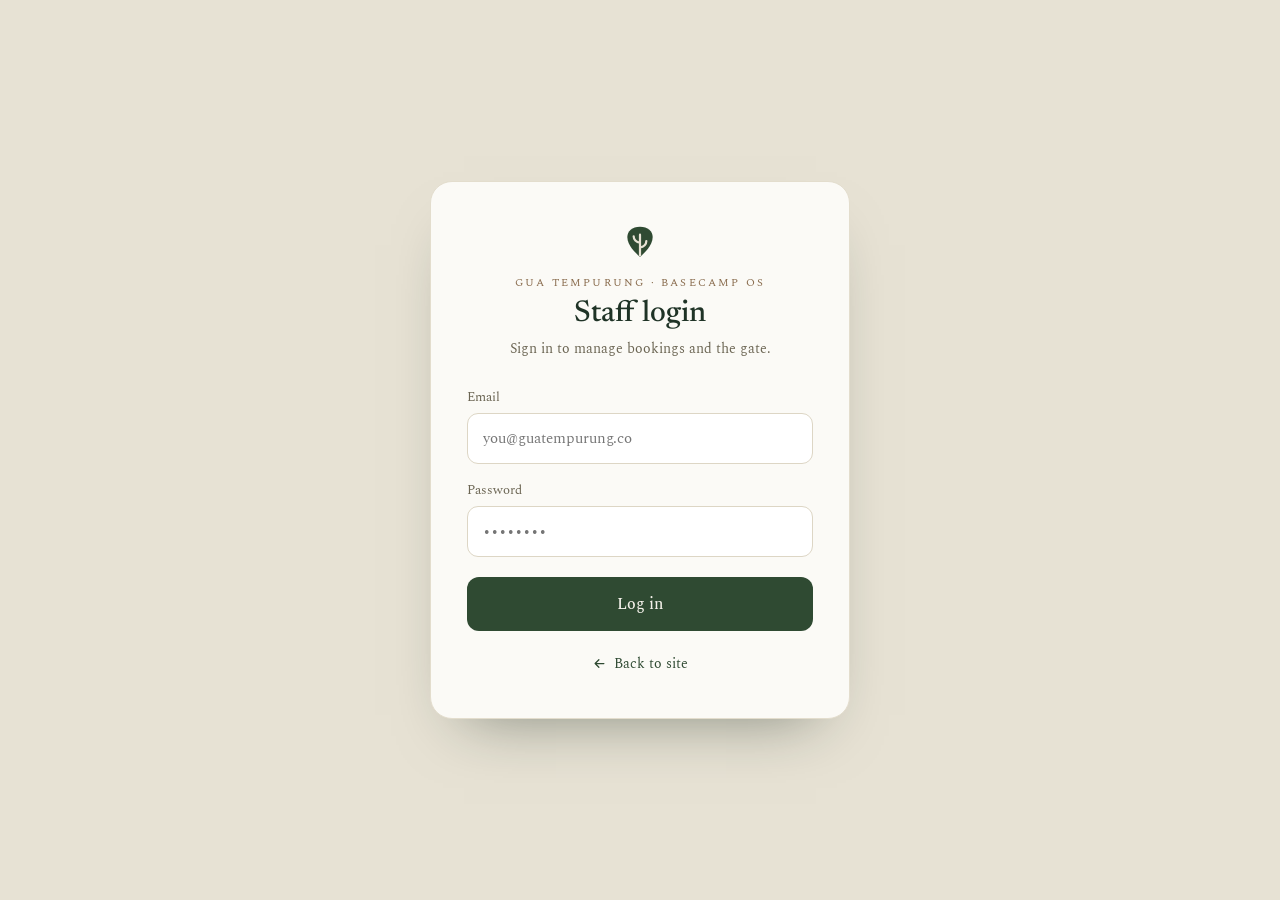
<file: login/index.html>
<!DOCTYPE html>
<html lang="en">
<head>
  <meta charset="utf-8">
  <meta name="viewport" content="width=device-width, initial-scale=1">
  <title>Gua Tempurung — Staff login</title>
  <link rel="preconnect" href="https://fonts.googleapis.com">
  <link rel="preconnect" href="https://fonts.gstatic.com" crossorigin>
  <link href="https://fonts.googleapis.com/css2?family=Newsreader:ital,opsz,wght@0,6..72,400;0,6..72,500;0,6..72,600&family=Spectral:ital,wght@0,300;0,400;0,500;0,600&display=swap" rel="stylesheet">
  <link rel="stylesheet" href="../assets/css/base.css">
</head>
<body>
  <div style="min-height:100vh;display:flex;align-items:center;justify-content:center;padding:24px;">
    <div style="width:100%;max-width:420px;background:#fbfaf6;border:1px solid #e3ddcd;border-radius:22px;padding:40px 36px;box-shadow:0 30px 60px -34px rgba(22,38,27,.5);">

      <div style="display:flex;flex-direction:column;align-items:center;text-align:center;margin-bottom:28px;">
        <svg width="38" height="38" viewBox="0 0 24 24" fill="none" style="margin-bottom:14px;"><path d="M12 22C12 22 4 16 4 9.5C4 6 7 3 12 3C17 3 20 6 20 9.5C20 16 12 22 12 22Z" fill="#2f4a32"/><path d="M12 21V8M12 13C9.5 13 8 11 8 9M12 16C14.5 16 16 14 16 12" stroke="#e7e2d4" stroke-width="1.4" stroke-linecap="round"/></svg>
        <div style="font-size:11px;letter-spacing:.2em;text-transform:uppercase;color:#8a6d4f;margin-bottom:8px;">Gua Tempurung · Basecamp OS</div>
        <h1 style="font-family:'Newsreader',serif;font-weight:500;font-size:30px;line-height:1.05;margin:0;color:#1f3326;">Staff login</h1>
        <p style="font-size:14px;color:#6b6553;margin:8px 0 0;">Sign in to manage bookings and the gate.</p>
      </div>

      <form id="loginForm" novalidate style="display:flex;flex-direction:column;gap:16px;">
        <label style="display:block;">
          <span style="display:block;font-size:13px;color:#6b6553;margin-bottom:6px;">Email</span>
          <input id="email" type="email" autocomplete="username" placeholder="you@guatempurung.co" class="inp" style="width:100%;border:1px solid #ddd6c5;border-radius:11px;padding:13px 15px;background:#fff;font-size:15px;color:#23291f;">
        </label>
        <label style="display:block;">
          <span style="display:block;font-size:13px;color:#6b6553;margin-bottom:6px;">Password</span>
          <input id="password" type="password" autocomplete="current-password" placeholder="••••••••" class="inp" style="width:100%;border:1px solid #ddd6c5;border-radius:11px;padding:13px 15px;background:#fff;font-size:15px;color:#23291f;">
        </label>

        <div id="error" hidden style="display:flex;align-items:center;gap:8px;background:rgba(168,85,46,.12);border:1px solid rgba(191,107,58,.35);border-radius:11px;padding:11px 14px;font-size:13.5px;color:#8a3322;">
          <svg width="16" height="16" viewBox="0 0 24 24" fill="none"><circle cx="12" cy="12" r="9" stroke="currentColor" stroke-width="1.8"/><path d="M12 8v5M12 16h.01" stroke="currentColor" stroke-width="1.8" stroke-linecap="round"/></svg>
          <span id="errorText">Incorrect email or password.</span>
        </div>

        <button type="submit" class="btn-green" style="width:100%;background:#2f4a32;color:#f4f1ea;font-size:16px;font-weight:500;padding:15px;border-radius:12px;margin-top:4px;">Log in</button>
      </form>

      <div style="text-align:center;margin-top:22px;">
        <a href="../index.html" style="display:inline-flex;align-items:center;gap:7px;font-size:14px;color:#2f4a32;">
          <svg width="15" height="15" viewBox="0 0 24 24" fill="none"><path d="M19 12H5M11 6l-6 6 6 6" stroke="currentColor" stroke-width="2" stroke-linecap="round" stroke-linejoin="round"/></svg>Back to site
        </a>
      </div>
    </div>
  </div>

  <script>
    // Front-end-only gate (no backend) — credentials are hardcoded and readable in source.
    (function () {
      var VALID_EMAIL = 'admin@gmail.com';
      var VALID_PASS = 'admin123';
      var form = document.getElementById('loginForm');
      var err = document.getElementById('error');
      form.addEventListener('submit', function (e) {
        e.preventDefault();
        var email = document.getElementById('email').value.trim().toLowerCase();
        var pass = document.getElementById('password').value;
        if (email === VALID_EMAIL && pass === VALID_PASS) {
          sessionStorage.setItem('gt_auth', '1');
          window.location.href = '../admin/';
        } else {
          err.hidden = false;
          document.getElementById('password').value = '';
          document.getElementById('password').focus();
        }
      });
    })();
  </script>
</body>
</html>
</file>
<file: assets/css/base.css>
/* ============================================================================
   base.css — Gua Tempurung
   Reset, fonts, color tokens, shared atoms, and the responsive view toggle.
   Fonts (Newsreader + Spectral) are <link>-loaded in each page <head> with
   preconnect, matching the source design's helmet.
   ============================================================================ */

/* --- Design tokens (exact Gua Tempurung palette) --- */
:root {
  --bg:        #e7e2d4;  /* page background           */
  --bg-mobile: #d8d2c2;  /* mobile shell backdrop     */
  --dark:      #16261b;  /* dark green panels/bars     */
  --green:     #2f4a32;  /* primary green             */
  --green-2:   #3a5a40;  /* green hover               */
  --orange:    #bf6b3a;  /* accent / CTA              */
  --orange-2:  #cf7a44;  /* orange hover              */
  --card:      #fbfaf6;  /* card surface              */
  --card-2:    #fff;     /* inner surface             */
  --border:    #e3ddcd;  /* card border               */
  --border-2:  #ddd6c5;  /* input border              */
  --border-3:  #ece6d7;  /* hairline border           */
  --line:      #cfc7b4;  /* footer divider            */

  --text:      #23291f;  /* body text                 */
  --head:      #1f3326;  /* heading green-ink         */
  --muted:     #6b6553;  /* secondary text            */
  --muted-2:   #7a7460;  /* admin subtitle            */
  --brown:     #8a6d4f;  /* kicker / brown label      */
  --faint:     #9a9382;  /* faint labels              */

  --sage:      #a8c08a;
  --sage-2:    #9bb39a;
  --sage-3:    #7e9b6a;
  --sand:      #cdbf9f;
  --cream:     #f4f1ea;  /* on-dark text              */
  --mint-1:    #eef2e8;
  --tan-1:     #f3e9df;
  --tan-2:     #f3e3d8;

  --font-head: 'Newsreader', Georgia, serif;
  --font-body: 'Spectral', Georgia, serif;

  --bp: 768px;           /* desktop/mobile breakpoint (Kiyo's md) */
}

/* --- Reset (from design <style>) --- */
* { box-sizing: border-box; }
html, body { margin: 0; padding: 0; }
body {
  background: var(--bg);
  color: var(--text);
  font-family: var(--font-body);
  -webkit-font-smoothing: antialiased;
  text-rendering: optimizeLegibility;
}
::selection { background: #c8d6b8; }
button { font-family: inherit; cursor: pointer; border: none; background: none; color: inherit; }
input, select, textarea { font-family: inherit; }
a { color: inherit; text-decoration: none; }
img { max-width: 100%; display: block; }

/* The hidden attribute must win over inline display (panels/toggles set
   display:flex inline; without this they never hide). */
[hidden] { display: none !important; }

/* --- Animations (from design) --- */
@keyframes wtfloat { 0%, 100% { transform: translateY(0); } 50% { transform: translateY(-7px); } }
@keyframes wtspin  { to { transform: rotate(360deg); } }

/* --- Custom scrollbar (from design .wt-scroll) --- */
.wt-scroll::-webkit-scrollbar { width: 9px; height: 9px; }
.wt-scroll::-webkit-scrollbar-thumb { background: rgba(47,74,50,.22); border-radius: 9px; }
.wt-scroll::-webkit-scrollbar-track { background: transparent; }

/* ============================================================================
   Responsive view toggle — the ONE deviation from the design.
   Each screen ships two sibling blocks: .view-desktop and .view-mobile.
   Logic is shared (state in JS); only the visible layout changes on resize.
   ============================================================================ */
.view-mobile  { display: none; }
.view-desktop { display: block; }

@media (max-width: 767px) {
  .view-desktop { display: none !important; }
  .view-mobile  { display: block; }
}

/* --- Shared interactive atoms (hover/focus the inline styles can't express) --- */
.hov-lift { transition: transform .18s ease, box-shadow .18s ease; }
.hov-lift:hover { transform: translateY(-3px); }

.btn-orange { transition: background .15s ease; }
.btn-orange:hover { background: var(--orange-2) !important; }

.btn-green { transition: background .15s ease; }
.btn-green:hover { background: var(--green-2) !important; }

.btn-soft { transition: background .15s ease; }
.btn-soft:hover { background: var(--mint-1) !important; }

.inp:focus { border-color: var(--green) !important; outline: none; }

.cal-cell { transition: background .12s ease; }
.cal-cell:hover { background: #e9efe1 !important; }

/* ============================================================================
   Mobile shell primitives — shared by the landing and admin mobile views.
   (Kept in base.css so BOTH pages get them; landing.css adds the .m-topbar.)
   ============================================================================ */
.m-shell {
  position: relative;
  min-height: 100vh;
  background: #f4f1ea;
  display: flex;
  flex-direction: column;
}
.m-scroll {
  flex: 1;
  overflow-y: auto;
  padding-bottom: 84px;          /* clear the fixed bottom nav */
}
.m-bottomnav {
  position: fixed;
  left: 0; right: 0; bottom: 0;
  height: 74px;
  background: rgba(251,250,246,.97);
  backdrop-filter: blur(10px);
  border-top: 1px solid #e0d9c8;
  display: flex;
  align-items: center;
  padding: 0 6px 8px;
  z-index: 20;
}
.m-navbtn {
  display: flex; flex-direction: column; align-items: center; gap: 4px;
  flex: 1; padding: 7px 0;
  background: none;
  font-size: 10px; font-weight: 600; letter-spacing: .02em;
  color: #9a9382;
  transition: color .15s;
}
.m-navbtn.is-active { color: #2f4a32; }

/* utility: visually-hidden (a11y, not used for layout swap) */
.sr-only {
  position: absolute; width: 1px; height: 1px; padding: 0; margin: -1px;
  overflow: hidden; clip: rect(0,0,0,0); white-space: nowrap; border: 0;
}
</file>
<file: assets/css/landing.css>
/* ============================================================================
   landing.css — Gua Tempurung landing page (desktop + mobile layouts)
   Structural styling stays inline (pixel-exact to the design); this file holds
   stateful styles the inline styles can't express (active nav, hovers) and the
   mobile layout rules.
   ============================================================================ */

/* --- Desktop top nav --- */
.nav-link {
  font-size: 15px;
  padding-bottom: 3px;
  color: #5b5848;
  border-bottom: 2px solid transparent;
  transition: color .2s, border-color .2s;
  background: none;
}
.nav-link.is-active { color: #2f4a32; border-bottom-color: #bf6b3a; }
.nav-link:hover { color: #2f4a32; }

/* --- Hero background video (cover + slow Ken Burns zoom) --- */
.hero-video {
  position: absolute; inset: 0;
  width: 100%; height: 100%;
  object-fit: cover;
  display: none;                 /* shown by JS only when a source is set */
  animation: kenburns 24s ease-in-out infinite;
  will-change: transform;
}
@keyframes kenburns {
  0%, 100% { transform: scale(1); }
  50%      { transform: scale(1.12); }
}

/* --- Panels: one tab visible at a time (JS controls [hidden]) --- */
[data-panel][hidden] { display: none; }
[data-gallery][hidden] { display: none !important; }

/* --- Gallery videos/photos toggle --- */
.gal-toggle {
  display: flex; align-items: center; gap: 8px;
  padding: 9px 20px; border-radius: 999px;
  font-size: 14px; font-weight: 500; transition: all .2s;
  background: transparent; color: #6b6553;
}
.gal-toggle.is-active { background: #2f4a32; color: #f4f1ea; }

/* --- Image-slot placeholder (replaces design's <image-slot> web component) --- */
.img-slot {
  width: 100%;
  display: flex; align-items: center; justify-content: center;
  background: #dfe4d4;
  border: 1px dashed #b9c1a8;
  border-radius: 16px;
  color: #7e8869;
  font-size: 13px; letter-spacing: .04em;
}

/* ============================================================================
   MOBILE LANDING — landing-only top bar (shared shell/nav live in base.css)
   ============================================================================ */
.m-topbar {
  flex-shrink: 0;
  display: flex;
  align-items: center;
  justify-content: space-between;
  gap: 12px;
  padding: 12px 18px;
  background: #f4f1ea;
  border-bottom: 1px solid #ddd6c5;
}
</file>
<file: assets/css/admin.css>
/* ============================================================================
   admin.css — Gua Tempurung Basecamp OS (desktop + mobile layouts)
   Structural styling stays inline (pixel-exact to the design); this holds the
   stateful styles (sidebar active, hovers) and the mobile layout rules.
   ============================================================================ */

/* --- Sidebar nav --- */
.sid-link {
  display: flex; align-items: center; gap: 12px;
  padding: 11px 14px; border-radius: 11px;
  font-size: 14.5px; font-weight: 500;
  width: 100%; text-align: left;
  transition: background .18s, color .18s;
  background: transparent; color: #bcd0b4;
}
.sid-link.is-active { background: #243d29; color: #fff; }
.sid-link:hover { color: #fff; }

/* --- Section panels: one visible at a time --- */
[data-panel][hidden] { display: none; }

/* --- Table row hover --- */
.adm-row { transition: background .12s ease; }
.adm-row:hover { background: #f8f5ec; }

/* --- Booking filter buttons (active state set by JS) --- */
.flt {
  padding: 8px 16px; border-radius: 999px;
  font-size: 13px; font-weight: 500;
  border: 1px solid #ddd6c5; background: #fbfaf6; color: #6b6553;
  transition: all .18s;
}
.flt.is-active { border-color: #2f4a32; background: #2f4a32; color: #f4f1ea; }

/* --- Gallery editor Video/Image tabs --- */
.gtab {
  padding: 6px 16px; border-radius: 999px;
  font-size: 13px; font-weight: 500;
  background: transparent; color: #6b6553;
  transition: background .18s, color .18s;
}
.gtab.is-active { background: #2f4a32; color: #f4f1ea; }

/* --- Settings tab bar (desktop only) --- */
.stab-bar {
  display: inline-flex; flex-wrap: wrap; gap: 2px;
  background: #fbfaf6; border: 1px solid #e3ddcd;
  border-radius: 999px; padding: 5px; margin-bottom: 18px;
}
.stab {
  padding: 9px 18px; border-radius: 999px;
  font-size: 14px; font-weight: 500;
  background: transparent; color: #6b6553;
  transition: background .18s, color .18s;
}
.stab.is-active { background: #2f4a32; color: #f4f1ea; }
.stab:hover:not(.is-active) { color: #2f4a32; }

/* ============================================================================
   MOBILE ADMIN (built in Phase 6)
   ============================================================================ */
</file>
